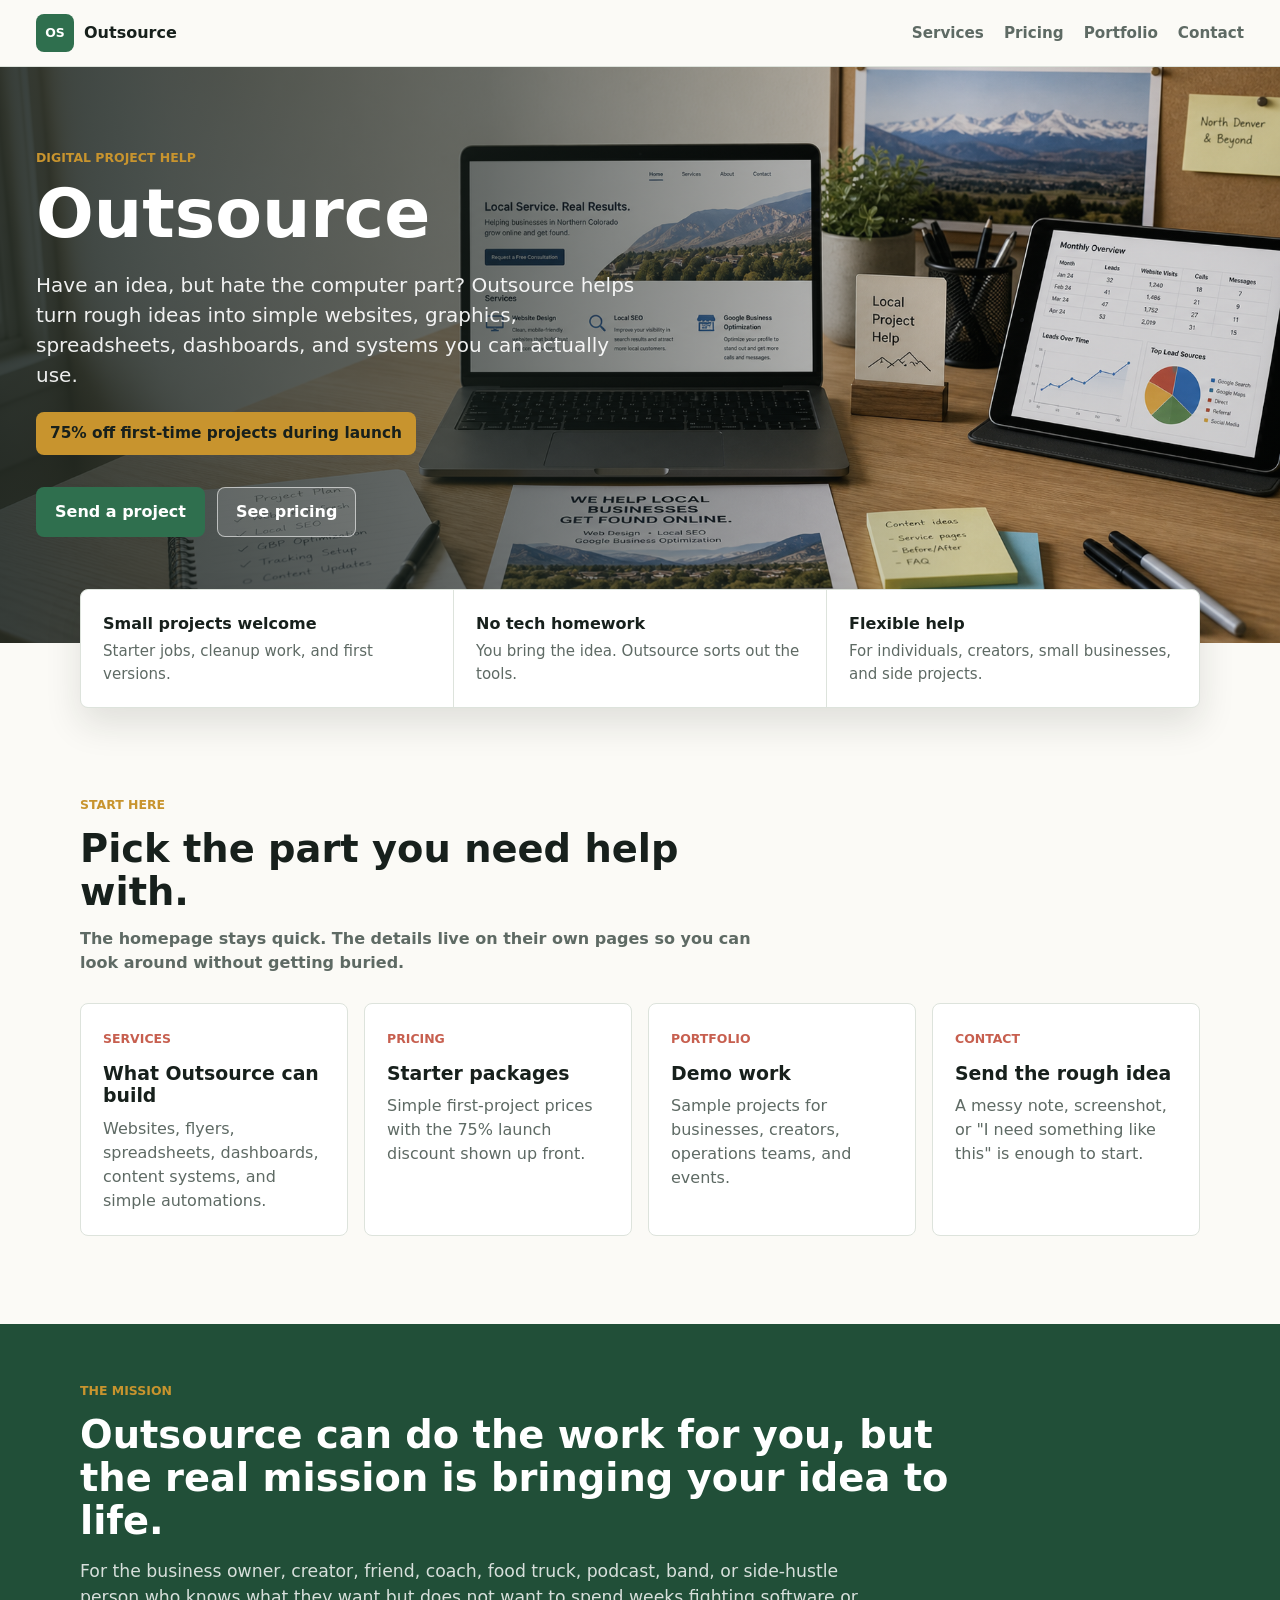
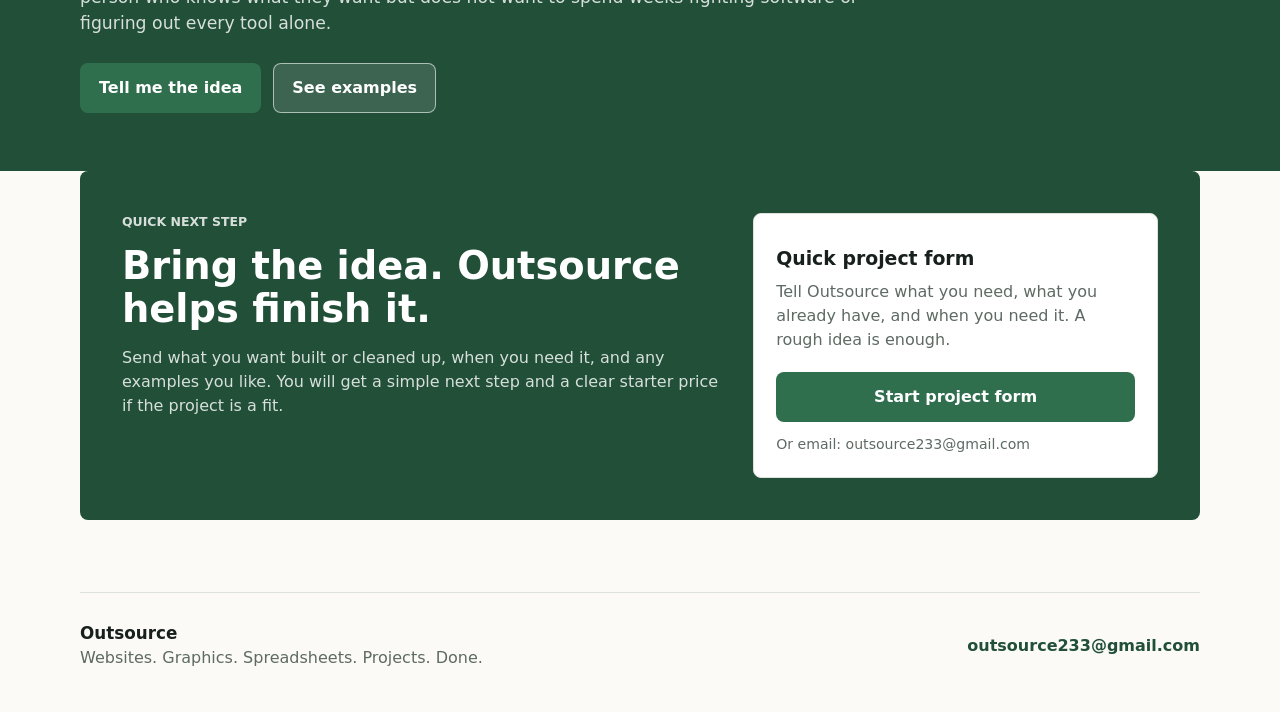
<file: index.html>
<!doctype html>
<html lang="en">
  <head>
    <meta charset="utf-8">
    <meta name="viewport" content="width=device-width, initial-scale=1">
    <title>Outsource | Digital Projects Done</title>
    <meta name="description" content="Have an idea but not the time to fight with programs, AI tools, or messy files? Outsource turns rough ideas into websites, graphics, spreadsheets, and systems.">
    <meta name="theme-color" content="#2f6f4e">
    <meta property="og:title" content="Outsource | Digital Projects Done">
    <meta property="og:description" content="Have an idea but not the time to fight with programs, AI tools, or messy files? Outsource helps turn rough ideas into finished digital projects.">
    <meta property="og:type" content="website">
    <meta property="og:image" content="assets/outsource-social.png">
    <meta name="twitter:card" content="summary_large_image">
    <meta name="twitter:title" content="Outsource | Digital Projects Done">
    <meta name="twitter:description" content="Have an idea but not the time to fight with programs, AI tools, or messy files? Outsource helps turn rough ideas into finished digital projects.">
    <meta name="twitter:image" content="assets/outsource-social.png">
    <link rel="icon" href="assets/outsource-icon.svg" type="image/svg+xml">
    <link rel="apple-touch-icon" href="assets/outsource-profile.png">
    <link rel="stylesheet" href="styles.css">
    <script type="application/ld+json">
      {
        "@context": "https://schema.org",
        "@type": "ProfessionalService",
        "@id": "#outsource",
        "name": "Outsource",
        "email": "outsource233@gmail.com",
        "description": "Websites, graphics, spreadsheets, content systems, and digital projects done for individuals, creators, and small businesses.",
        "serviceType": [
          "Website design",
          "Graphic design",
          "Spreadsheet cleanup",
          "Reporting dashboards",
          "Content systems",
          "Business automation"
        ]
      }
    </script>
  </head>
  <body>
    <header class="site-header">
      <a class="brand" href="index.html" aria-label="Outsource home">
        <span class="brand-mark">OS</span>
        <span>Outsource</span>
      </a>
      <nav aria-label="Primary navigation">
        <a href="services/index.html">Services</a>
        <a href="pricing/index.html">Pricing</a>
        <a href="portfolio/index.html">Portfolio</a>
        <a href="contact/index.html">Contact</a>
      </nav>
    </header>

    <main id="top">
      <section class="hero home-hero" aria-label="Outsource introduction">
        <div class="hero-content">
          <p class="eyebrow">Digital project help</p>
          <h1>Outsource</h1>
          <p class="hero-copy">Have an idea, but hate the computer part? Outsource helps turn rough ideas into simple websites, graphics, spreadsheets, dashboards, and systems you can actually use.</p>
          <p class="hero-offer">75% off first-time projects during launch</p>
          <div class="hero-actions" aria-label="Primary actions">
            <a class="button button-primary" href="contact/index.html">Send a project</a>
            <a class="button button-secondary" href="pricing/index.html">See pricing</a>
          </div>
        </div>
      </section>

      <section class="trust-strip" aria-label="Service highlights">
        <div>
          <strong>Small projects welcome</strong>
          <span>Starter jobs, cleanup work, and first versions.</span>
        </div>
        <div>
          <strong>No tech homework</strong>
          <span>You bring the idea. Outsource sorts out the tools.</span>
        </div>
        <div>
          <strong>Flexible help</strong>
          <span>For individuals, creators, small businesses, and side projects.</span>
        </div>
      </section>

      <section class="section">
        <div class="section-heading">
          <p class="eyebrow">Start here</p>
          <h2>Pick the part you need help with.</h2>
          <p class="section-intro">The homepage stays quick. The details live on their own pages so you can look around without getting buried.</p>
        </div>
        <div class="path-grid">
          <a class="path-card" href="services/index.html">
            <span>Services</span>
            <strong>What Outsource can build</strong>
            <p>Websites, flyers, spreadsheets, dashboards, content systems, and simple automations.</p>
          </a>
          <a class="path-card" href="pricing/index.html">
            <span>Pricing</span>
            <strong>Starter packages</strong>
            <p>Simple first-project prices with the 75% launch discount shown up front.</p>
          </a>
          <a class="path-card" href="portfolio/index.html">
            <span>Portfolio</span>
            <strong>Demo work</strong>
            <p>Sample projects for businesses, creators, operations teams, and events.</p>
          </a>
          <a class="path-card" href="contact/index.html">
            <span>Contact</span>
            <strong>Send the rough idea</strong>
            <p>A messy note, screenshot, or "I need something like this" is enough to start.</p>
          </a>
        </div>
      </section>

      <section class="mission-band" aria-label="Outsource mission">
        <div class="mission-band-inner">
          <p class="eyebrow">The mission</p>
          <h2>Outsource can do the work for you, but the real mission is bringing your idea to life.</h2>
          <p>For the business owner, creator, friend, coach, food truck, podcast, band, or side-hustle person who knows what they want but does not want to spend weeks fighting software or figuring out every tool alone.</p>
          <div class="mission-actions">
            <a class="button button-primary" href="contact/index.html">Tell me the idea</a>
            <a class="button button-secondary" href="portfolio/index.html">See examples</a>
          </div>
        </div>
      </section>

      <section class="contact-section home-contact">
        <div>
          <p class="eyebrow">Quick next step</p>
          <h2>Bring the idea. Outsource helps finish it.</h2>
          <p>Send what you want built or cleaned up, when you need it, and any examples you like. You will get a simple next step and a clear starter price if the project is a fit.</p>
        </div>
        <div class="contact-panel">
          <h3>Quick project form</h3>
          <p>Tell Outsource what you need, what you already have, and when you need it. A rough idea is enough.</p>
          <a class="button button-primary full" href="https://docs.google.com/forms/d/e/1FAIpQLSdUVVWrfoqcE_iEFaWk0UllznIWQThJjaFX9s45HsVnhD7QbQ/viewform" target="_blank" rel="noopener">Start project form</a>
          <p class="small-note">Or email: outsource233@gmail.com</p>
        </div>
      </section>
    </main>

    <footer class="site-footer">
      <div>
        <strong>Outsource</strong>
        <span>Websites. Graphics. Spreadsheets. Projects. Done.</span>
      </div>
      <a href="mailto:outsource233@gmail.com">outsource233@gmail.com</a>
    </footer>
  </body>
</html>
</file>
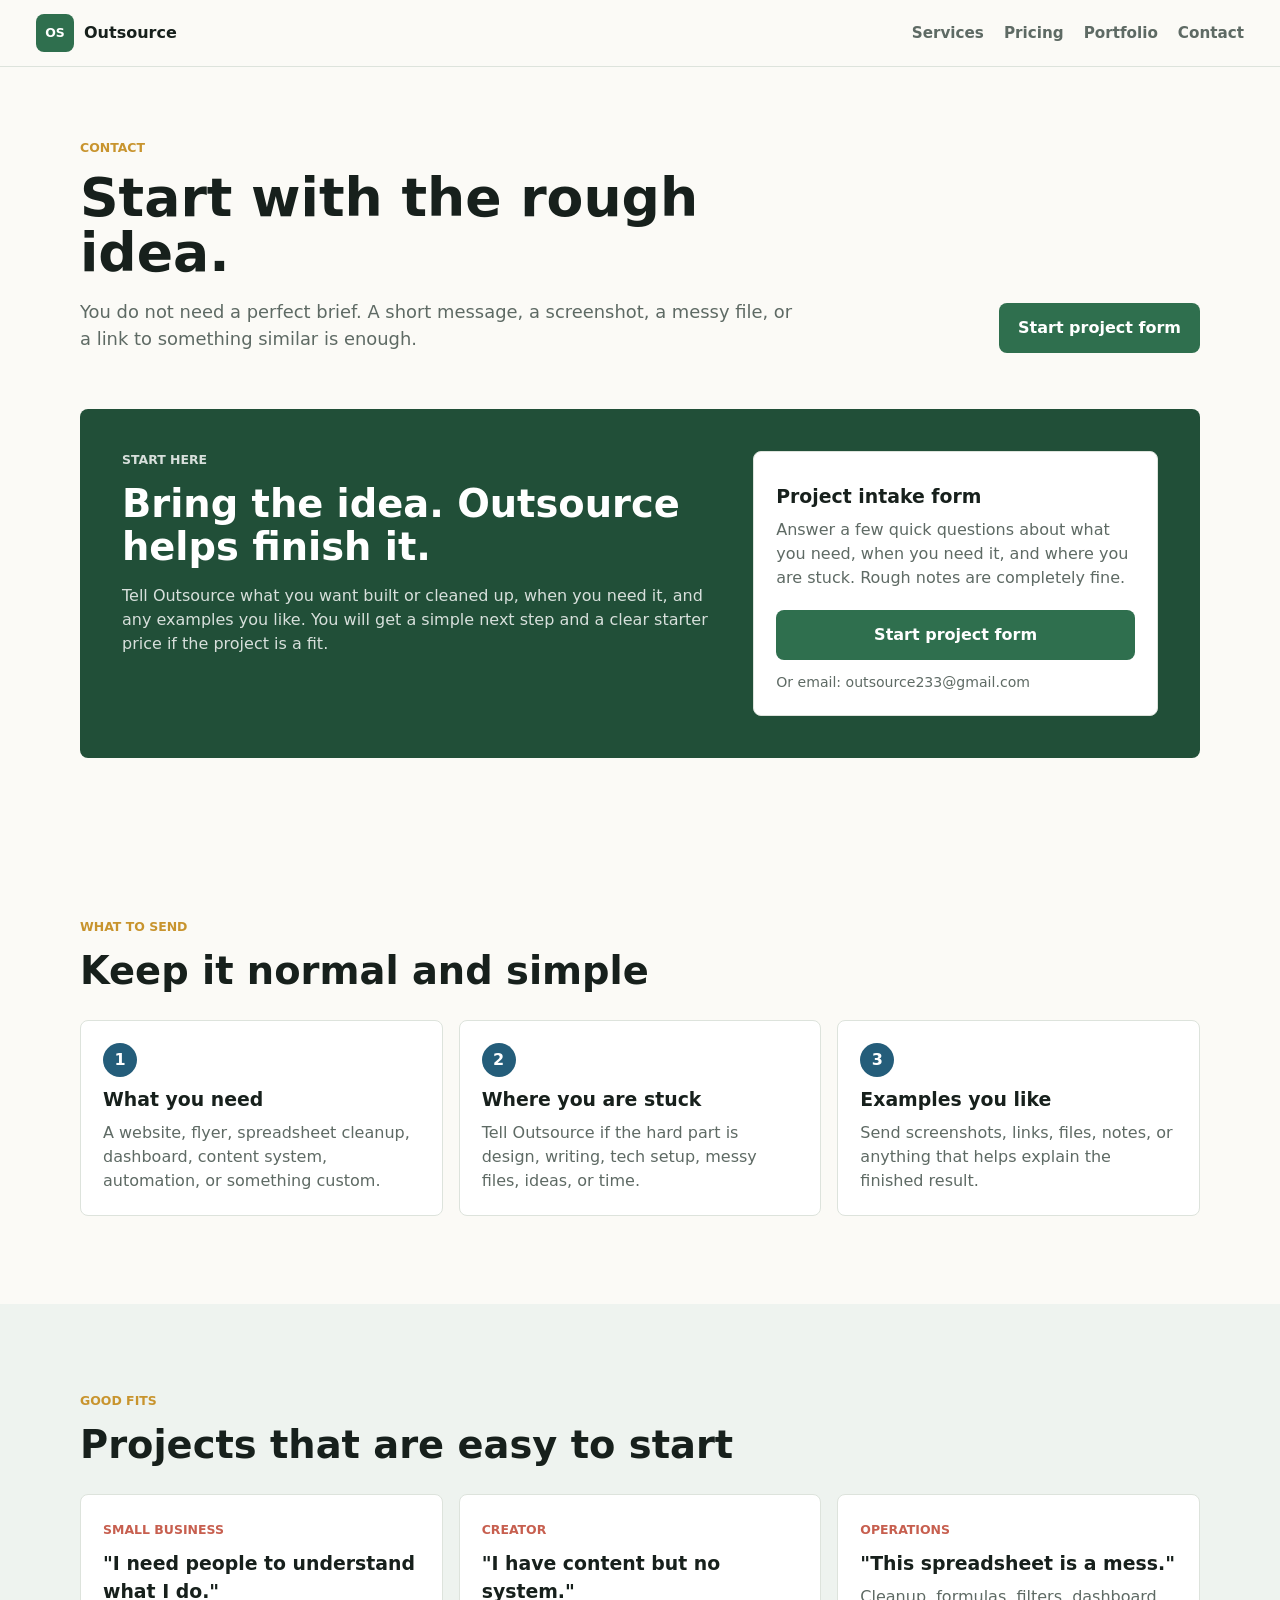
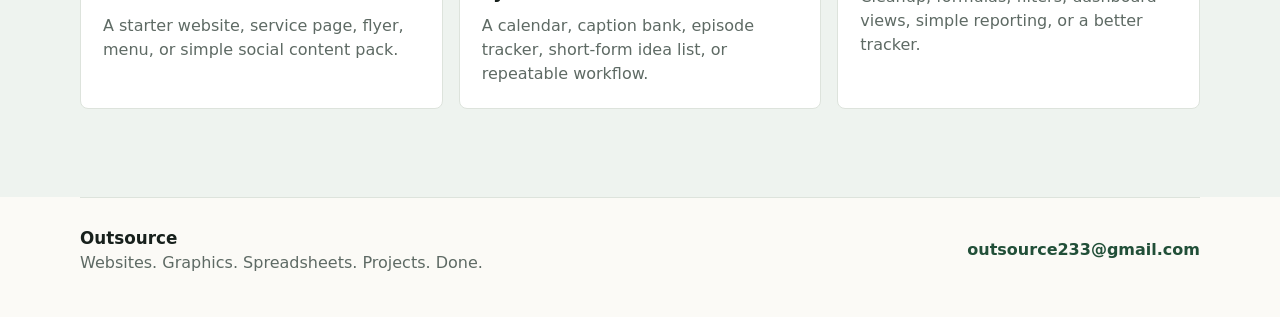
<file: contact/index.html>
<!doctype html>
<html lang="en">
  <head>
    <meta charset="utf-8">
    <meta name="viewport" content="width=device-width, initial-scale=1">
    <title>Contact | Outsource</title>
    <meta name="description" content="Contact Outsource to start a simple website, graphic, spreadsheet, dashboard, content system, or automation project.">
    <meta name="theme-color" content="#2f6f4e">
    <meta property="og:title" content="Contact | Outsource">
    <meta property="og:description" content="Send the rough idea and Outsource will help shape it into a clear first project.">
    <meta property="og:type" content="website">
    <meta property="og:image" content="../assets/outsource-social.png">
    <meta name="twitter:card" content="summary_large_image">
    <meta name="twitter:title" content="Contact | Outsource">
    <meta name="twitter:description" content="Send the rough idea and Outsource will help shape it into a clear first project.">
    <meta name="twitter:image" content="../assets/outsource-social.png">
    <link rel="icon" href="../assets/outsource-icon.svg" type="image/svg+xml">
    <link rel="apple-touch-icon" href="../assets/outsource-profile.png">
    <link rel="stylesheet" href="../styles.css">
  </head>
  <body>
    <header class="site-header">
      <a class="brand" href="../index.html" aria-label="Outsource home">
        <span class="brand-mark">OS</span>
        <span>Outsource</span>
      </a>
      <nav aria-label="Primary navigation">
        <a href="../services/index.html">Services</a>
        <a href="../pricing/index.html">Pricing</a>
        <a href="../portfolio/index.html">Portfolio</a>
        <a href="../contact/index.html">Contact</a>
      </nav>
    </header>

    <main>
      <section class="portfolio-hero page-hero">
        <div>
          <p class="eyebrow">Contact</p>
          <h1>Start with the rough idea.</h1>
          <p>You do not need a perfect brief. A short message, a screenshot, a messy file, or a link to something similar is enough.</p>
        </div>
        <a class="button button-primary" href="https://docs.google.com/forms/d/e/1FAIpQLSdUVVWrfoqcE_iEFaWk0UllznIWQThJjaFX9s45HsVnhD7QbQ/viewform" target="_blank" rel="noopener">Start project form</a>
      </section>

      <section class="contact-section">
        <div>
          <p class="eyebrow">Start here</p>
          <h2>Bring the idea. Outsource helps finish it.</h2>
          <p>Tell Outsource what you want built or cleaned up, when you need it, and any examples you like. You will get a simple next step and a clear starter price if the project is a fit.</p>
        </div>
        <div class="contact-panel">
          <h3>Project intake form</h3>
          <p>Answer a few quick questions about what you need, when you need it, and where you are stuck. Rough notes are completely fine.</p>
          <a class="button button-primary full" href="https://docs.google.com/forms/d/e/1FAIpQLSdUVVWrfoqcE_iEFaWk0UllznIWQThJjaFX9s45HsVnhD7QbQ/viewform" target="_blank" rel="noopener">Start project form</a>
          <p class="small-note">Or email: outsource233@gmail.com</p>
        </div>
      </section>

      <section class="section">
        <div class="section-heading">
          <p class="eyebrow">What to send</p>
          <h2>Keep it normal and simple</h2>
        </div>
        <div class="process-grid">
          <div>
            <span>1</span>
            <h3>What you need</h3>
            <p>A website, flyer, spreadsheet cleanup, dashboard, content system, automation, or something custom.</p>
          </div>
          <div>
            <span>2</span>
            <h3>Where you are stuck</h3>
            <p>Tell Outsource if the hard part is design, writing, tech setup, messy files, ideas, or time.</p>
          </div>
          <div>
            <span>3</span>
            <h3>Examples you like</h3>
            <p>Send screenshots, links, files, notes, or anything that helps explain the finished result.</p>
          </div>
        </div>
      </section>

      <section class="section section-alt">
        <div class="section-heading">
          <p class="eyebrow">Good fits</p>
          <h2>Projects that are easy to start</h2>
        </div>
        <div class="detail-grid">
          <article class="service-card">
            <span class="service-kicker">Small business</span>
            <h3>"I need people to understand what I do."</h3>
            <p>A starter website, service page, flyer, menu, or simple social content pack.</p>
          </article>
          <article class="service-card">
            <span class="service-kicker">Creator</span>
            <h3>"I have content but no system."</h3>
            <p>A calendar, caption bank, episode tracker, short-form idea list, or repeatable workflow.</p>
          </article>
          <article class="service-card">
            <span class="service-kicker">Operations</span>
            <h3>"This spreadsheet is a mess."</h3>
            <p>Cleanup, formulas, filters, dashboard views, simple reporting, or a better tracker.</p>
          </article>
        </div>
      </section>
    </main>

    <footer class="site-footer">
      <div>
        <strong>Outsource</strong>
        <span>Websites. Graphics. Spreadsheets. Projects. Done.</span>
      </div>
      <a href="mailto:outsource233@gmail.com">outsource233@gmail.com</a>
    </footer>
  </body>
</html>
</file>
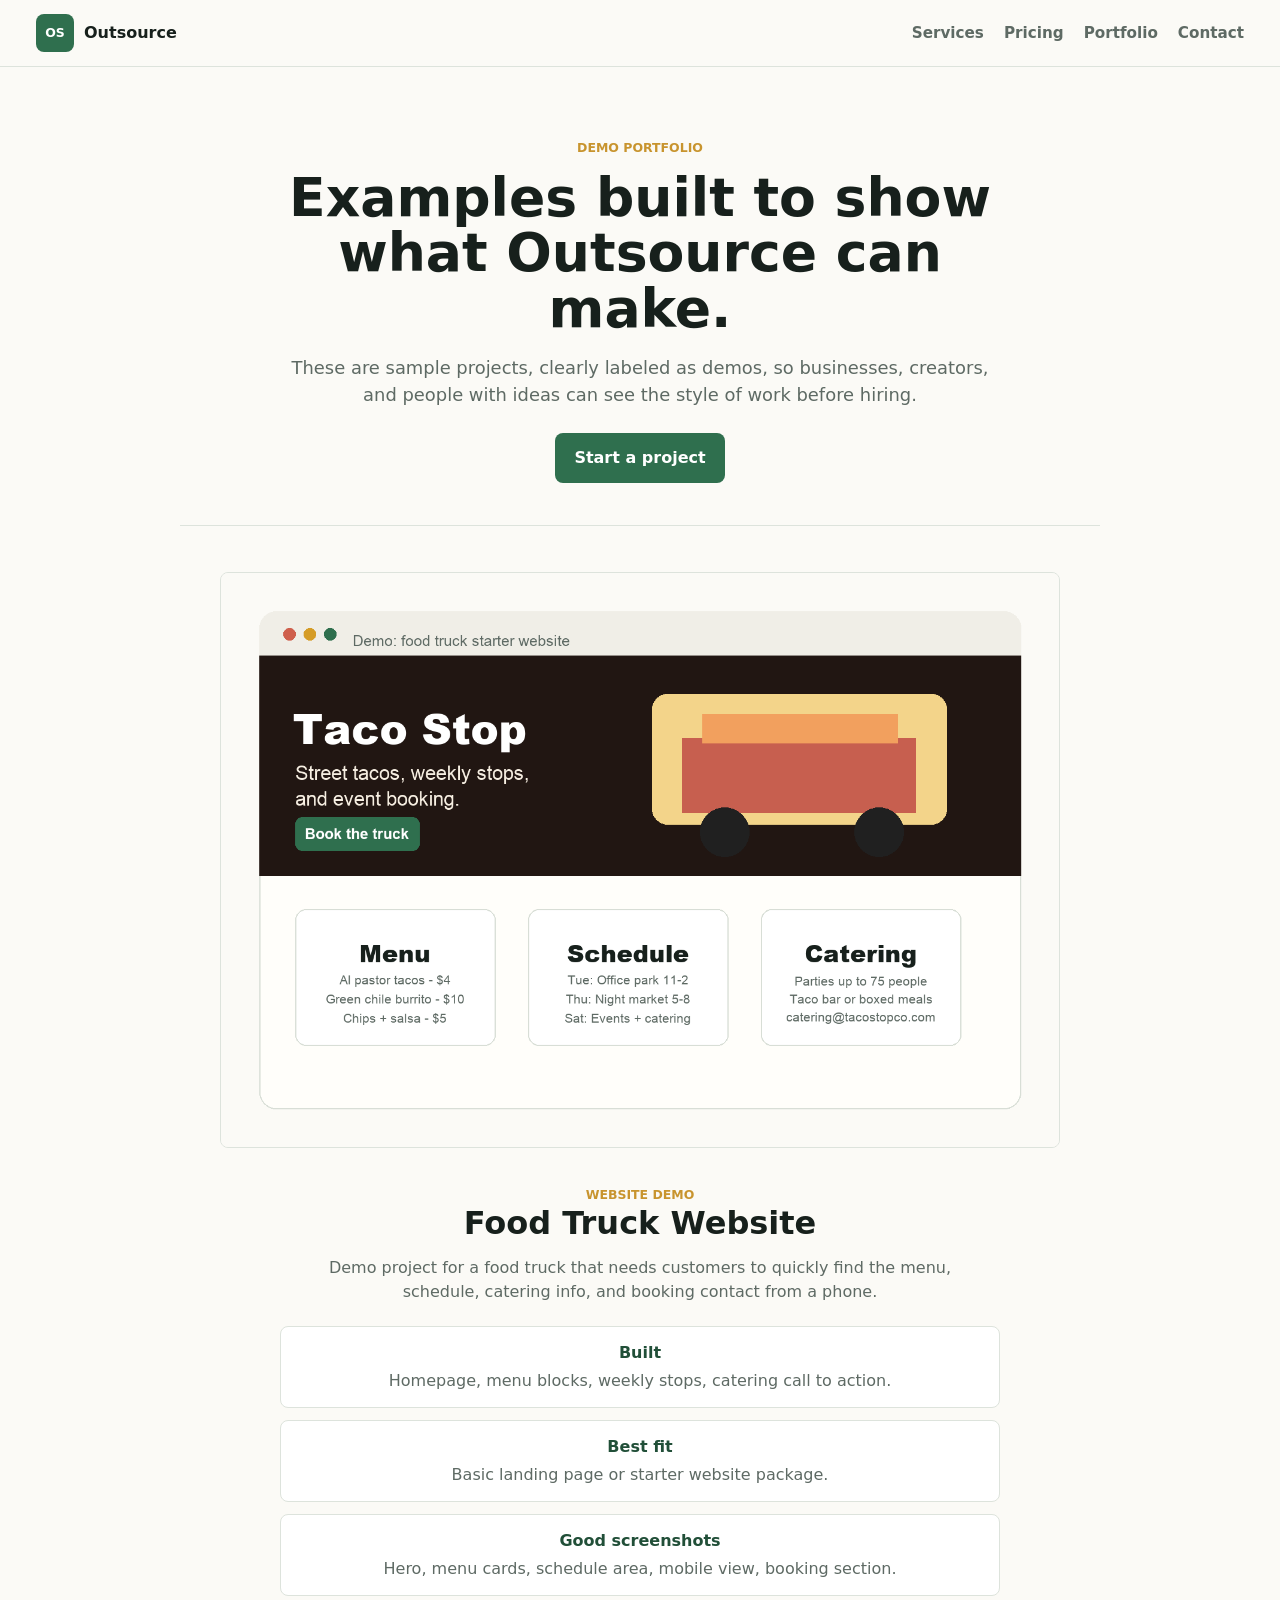
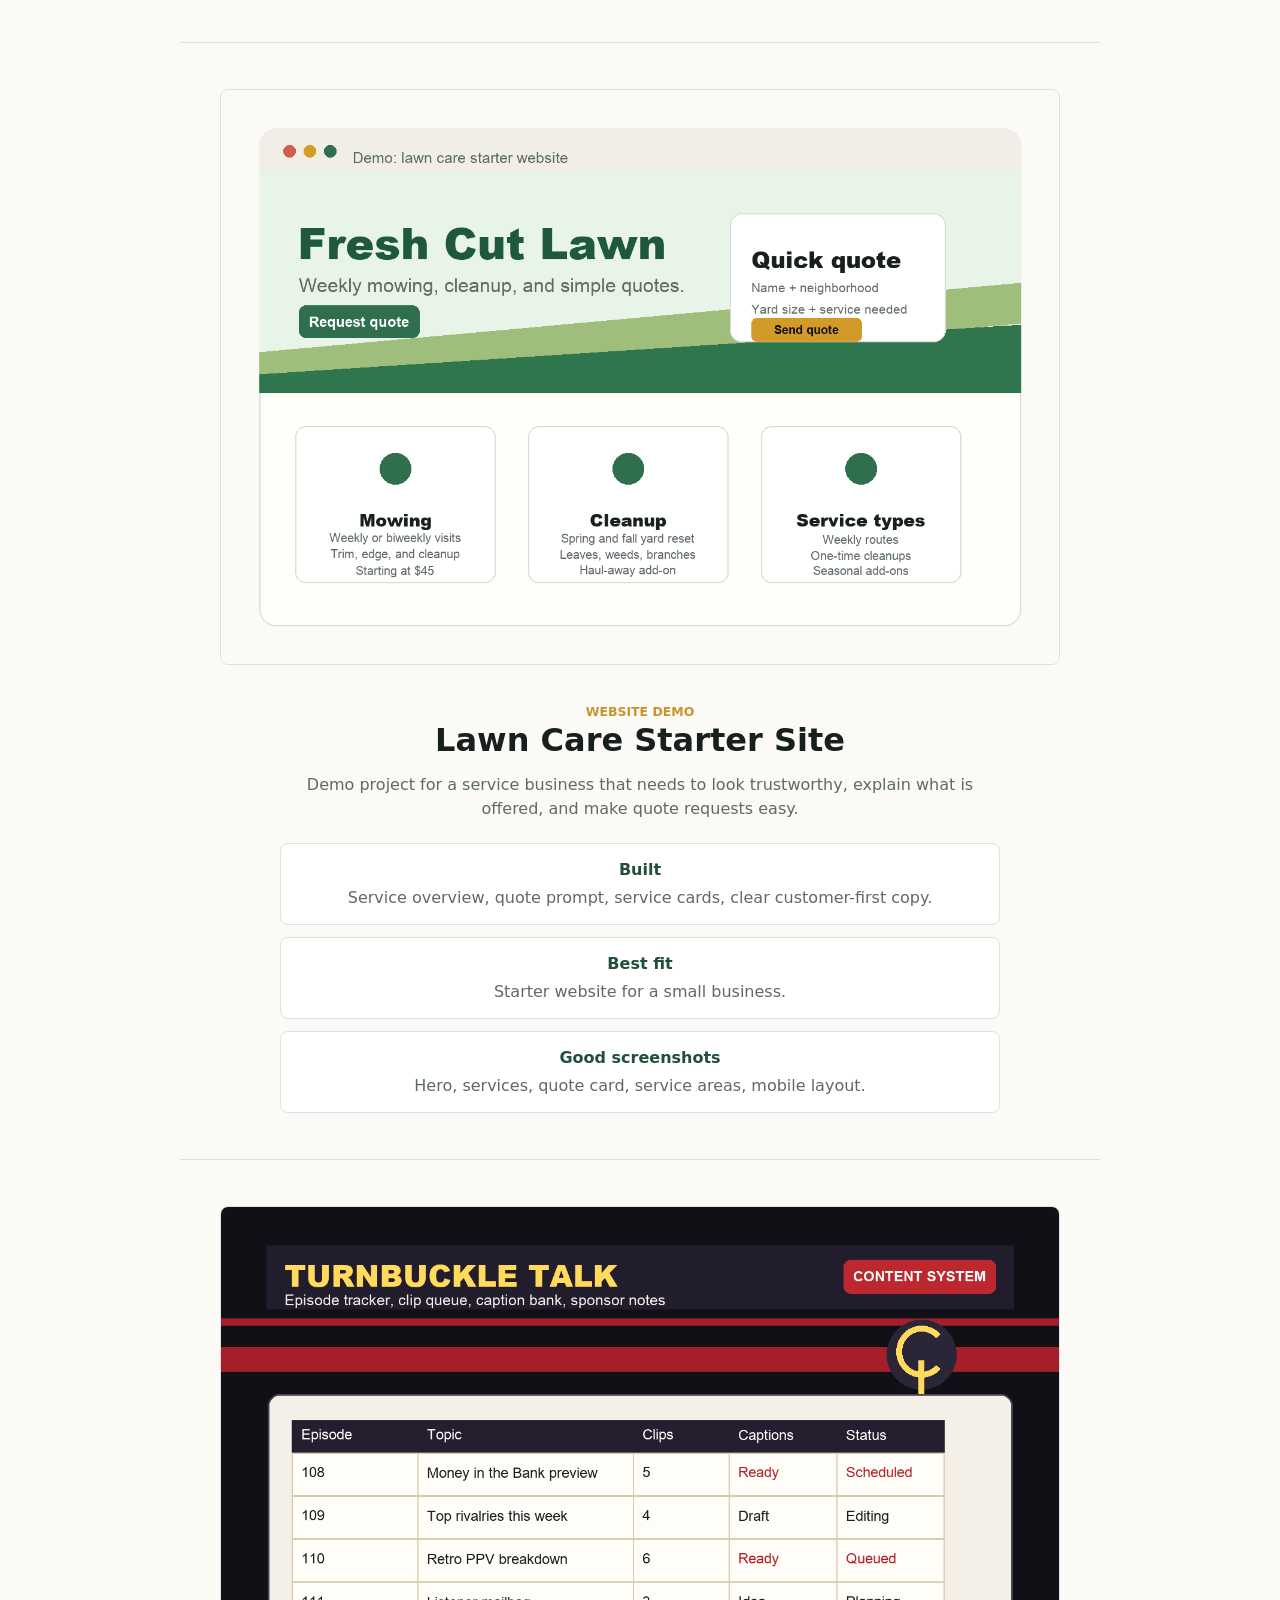
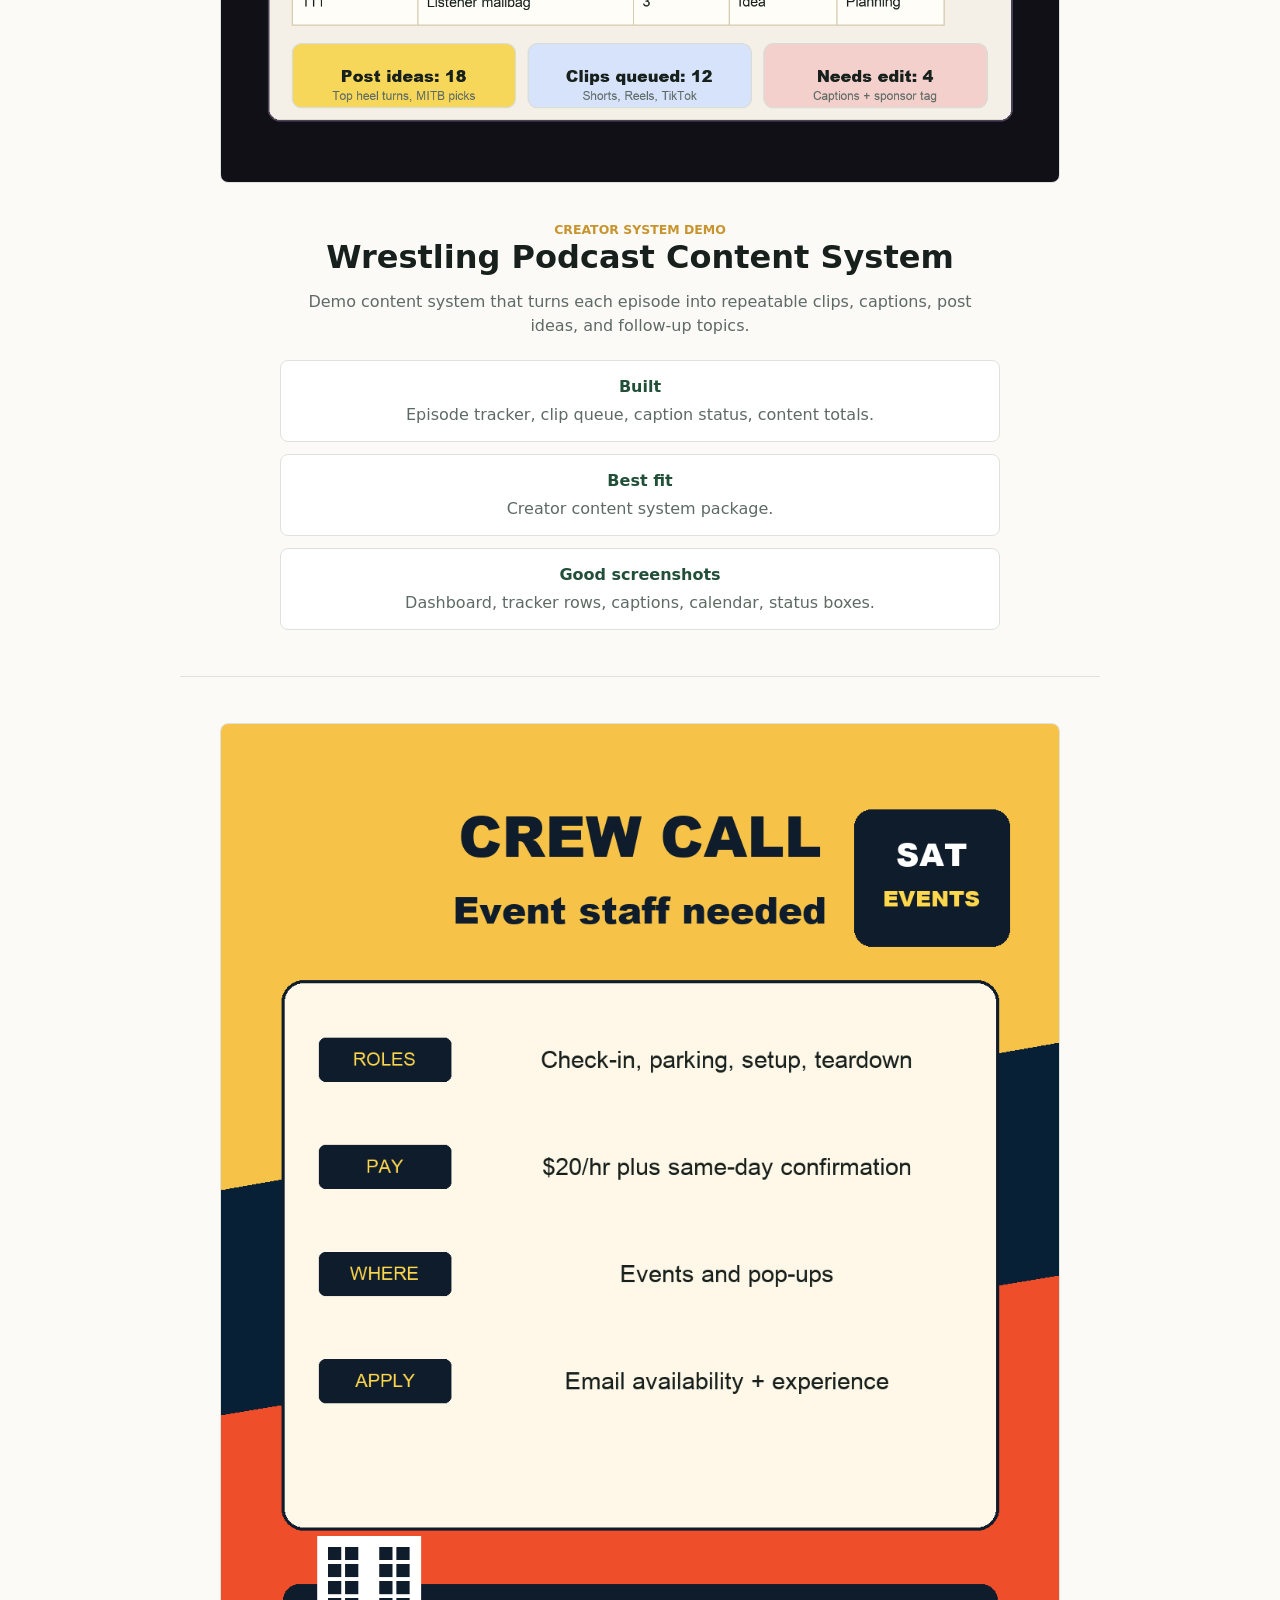
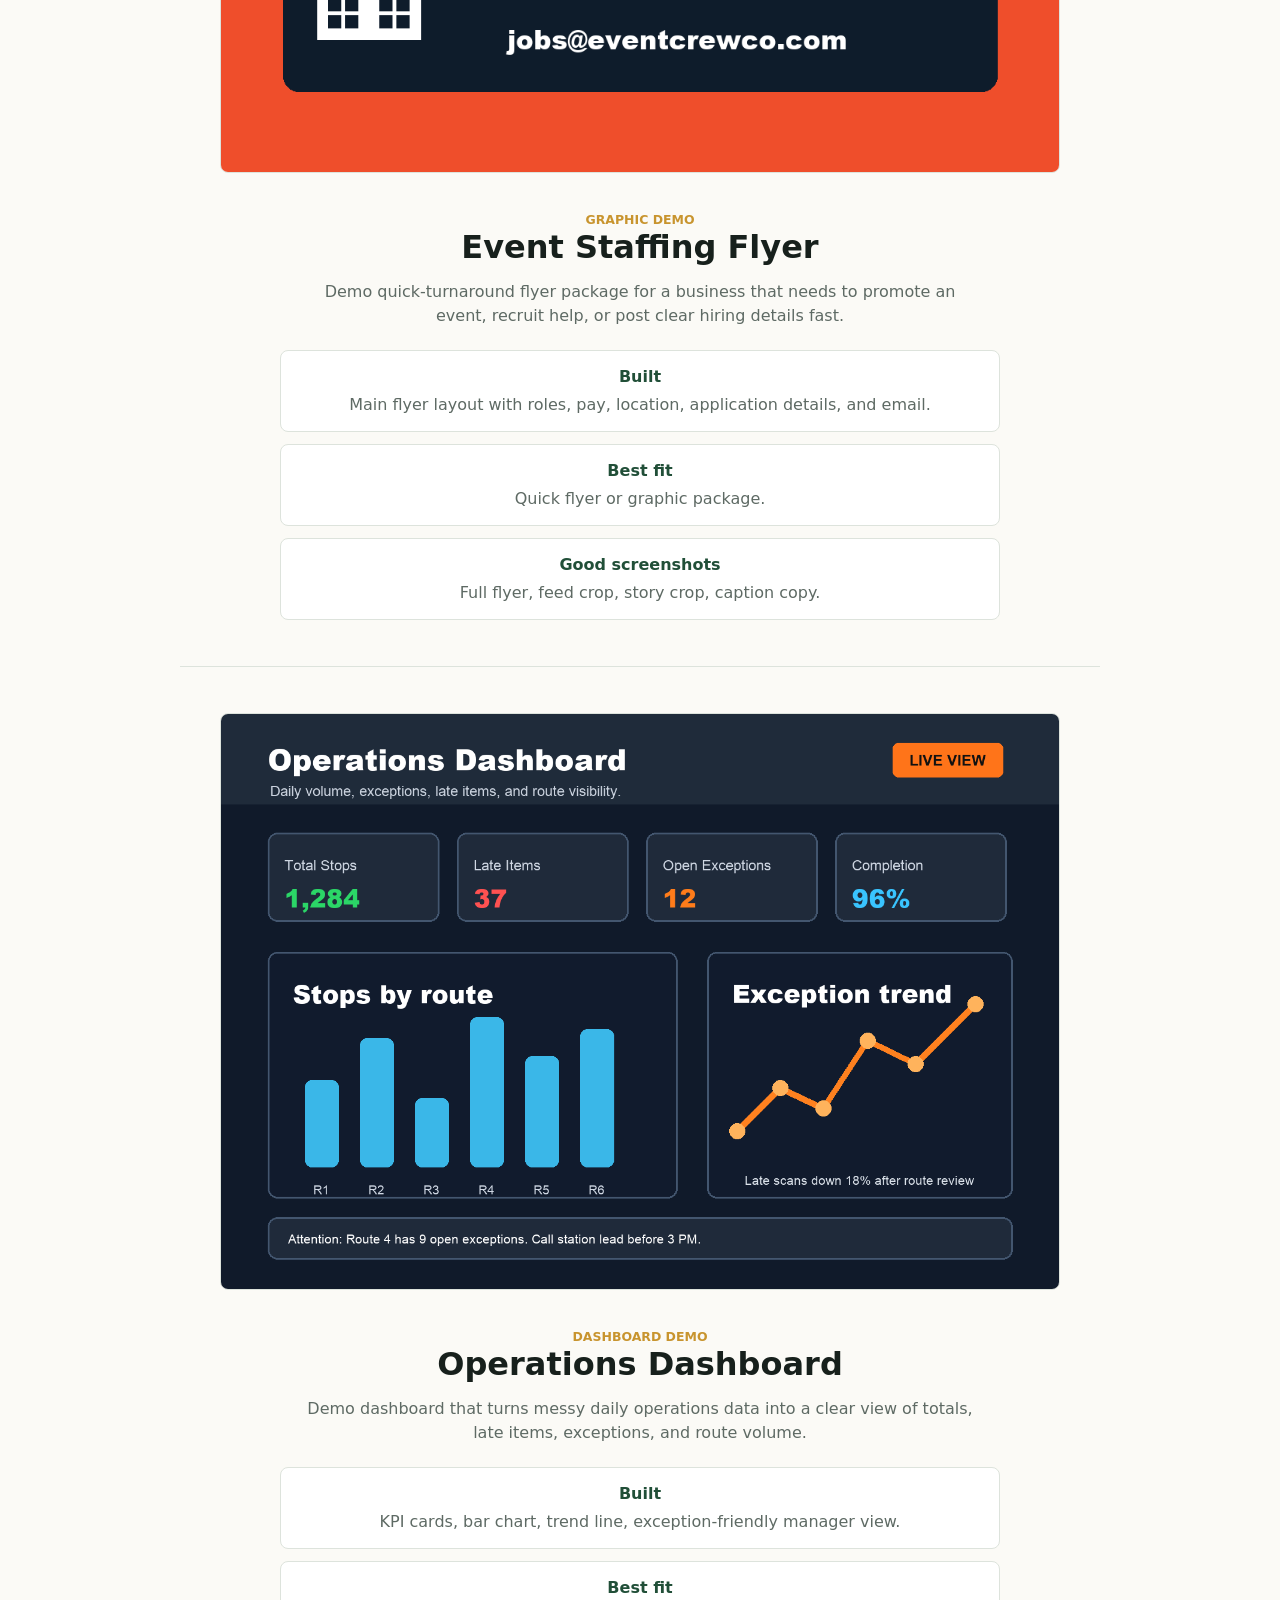
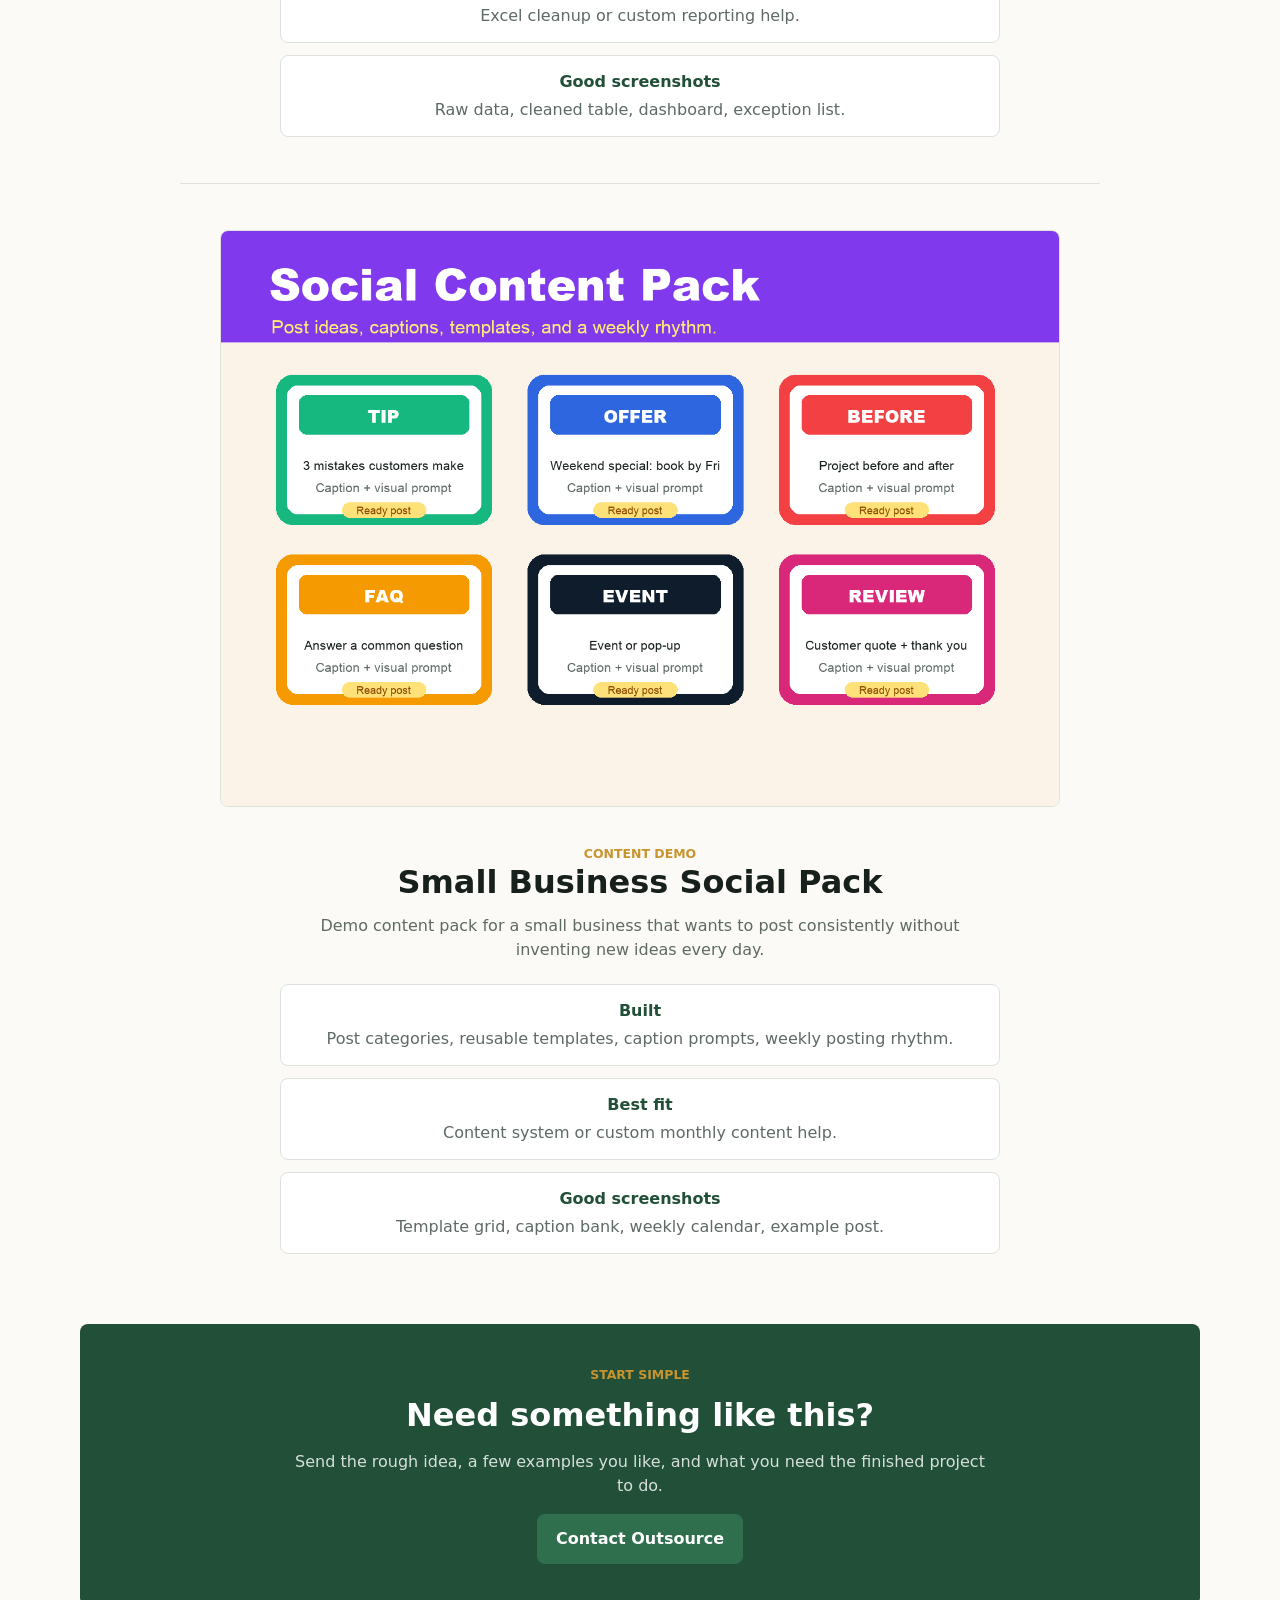
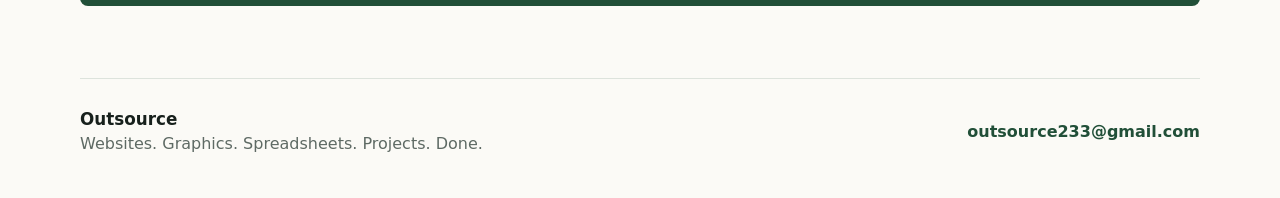
<file: portfolio/index.html>
<!doctype html>
<html lang="en">
  <head>
    <meta charset="utf-8">
    <meta name="viewport" content="width=device-width, initial-scale=1">
    <title>Demo Portfolio | Outsource</title>
    <meta name="description" content="Demo portfolio examples for Outsource: websites, graphics, dashboards, and content systems for businesses, creators, and people with ideas.">
    <meta name="theme-color" content="#2f6f4e">
    <meta property="og:title" content="Demo Portfolio | Outsource">
    <meta property="og:description" content="Finished-looking demo projects for websites, graphics, dashboards, and content systems.">
    <meta property="og:type" content="website">
    <meta property="og:image" content="../assets/outsource-social.png">
    <meta name="twitter:card" content="summary_large_image">
    <meta name="twitter:title" content="Demo Portfolio | Outsource">
    <meta name="twitter:description" content="Finished-looking demo projects for websites, graphics, dashboards, and content systems.">
    <meta name="twitter:image" content="../assets/outsource-social.png">
    <link rel="icon" href="../assets/outsource-icon.svg" type="image/svg+xml">
    <link rel="apple-touch-icon" href="../assets/outsource-profile.png">
    <link rel="stylesheet" href="../styles.css">
  </head>
  <body>
    <header class="site-header">
      <a class="brand" href="../index.html" aria-label="Outsource home">
        <span class="brand-mark">OS</span>
        <span>Outsource</span>
      </a>
      <nav aria-label="Primary navigation">
        <a href="../services/index.html">Services</a>
        <a href="../pricing/index.html">Pricing</a>
        <a href="../portfolio/index.html">Portfolio</a>
        <a href="../contact/index.html">Contact</a>
      </nav>
    </header>

    <main class="portfolio-page">
      <section class="portfolio-hero">
        <div>
          <p class="eyebrow">Demo portfolio</p>
          <h1>Examples built to show what Outsource can make.</h1>
          <p>These are sample projects, clearly labeled as demos, so businesses, creators, and people with ideas can see the style of work before hiring.</p>
        </div>
        <a class="button button-primary" href="../contact/index.html">Start a project</a>
      </section>

      <section class="case-study" id="food-truck">
        <img src="../assets/portfolio/food-truck-website.png" alt="Food truck website demo for Taco Stop">
        <div>
          <p class="eyebrow">Website demo</p>
          <h2>Food Truck Website</h2>
          <p>Demo project for a food truck that needs customers to quickly find the menu, schedule, catering info, and booking contact from a phone.</p>
          <dl>
            <div><dt>Built</dt><dd>Homepage, menu blocks, weekly stops, catering call to action.</dd></div>
            <div><dt>Best fit</dt><dd>Basic landing page or starter website package.</dd></div>
            <div><dt>Good screenshots</dt><dd>Hero, menu cards, schedule area, mobile view, booking section.</dd></div>
          </dl>
        </div>
      </section>

      <section class="case-study" id="lawn-care">
        <img src="../assets/portfolio/lawn-care-website.png" alt="Lawn care starter website demo">
        <div>
          <p class="eyebrow">Website demo</p>
          <h2>Lawn Care Starter Site</h2>
          <p>Demo project for a service business that needs to look trustworthy, explain what is offered, and make quote requests easy.</p>
          <dl>
            <div><dt>Built</dt><dd>Service overview, quote prompt, service cards, clear customer-first copy.</dd></div>
            <div><dt>Best fit</dt><dd>Starter website for a small business.</dd></div>
            <div><dt>Good screenshots</dt><dd>Hero, services, quote card, service areas, mobile layout.</dd></div>
          </dl>
        </div>
      </section>

      <section class="case-study" id="wrestling-system">
        <img src="../assets/portfolio/wrestling-content-system.png" alt="Wrestling podcast content system demo">
        <div>
          <p class="eyebrow">Creator system demo</p>
          <h2>Wrestling Podcast Content System</h2>
          <p>Demo content system that turns each episode into repeatable clips, captions, post ideas, and follow-up topics.</p>
          <dl>
            <div><dt>Built</dt><dd>Episode tracker, clip queue, caption status, content totals.</dd></div>
            <div><dt>Best fit</dt><dd>Creator content system package.</dd></div>
            <div><dt>Good screenshots</dt><dd>Dashboard, tracker rows, captions, calendar, status boxes.</dd></div>
          </dl>
        </div>
      </section>

      <section class="case-study" id="event-flyer">
        <img src="../assets/portfolio/event-staffing-flyer.png" alt="Event staffing flyer demo">
        <div>
          <p class="eyebrow">Graphic demo</p>
          <h2>Event Staffing Flyer</h2>
          <p>Demo quick-turnaround flyer package for a business that needs to promote an event, recruit help, or post clear hiring details fast.</p>
          <dl>
            <div><dt>Built</dt><dd>Main flyer layout with roles, pay, location, application details, and email.</dd></div>
            <div><dt>Best fit</dt><dd>Quick flyer or graphic package.</dd></div>
            <div><dt>Good screenshots</dt><dd>Full flyer, feed crop, story crop, caption copy.</dd></div>
          </dl>
        </div>
      </section>

      <section class="case-study" id="operations-dashboard">
        <img src="../assets/portfolio/operations-dashboard.png" alt="Operations dashboard demo">
        <div>
          <p class="eyebrow">Dashboard demo</p>
          <h2>Operations Dashboard</h2>
          <p>Demo dashboard that turns messy daily operations data into a clear view of totals, late items, exceptions, and route volume.</p>
          <dl>
            <div><dt>Built</dt><dd>KPI cards, bar chart, trend line, exception-friendly manager view.</dd></div>
            <div><dt>Best fit</dt><dd>Excel cleanup or custom reporting help.</dd></div>
            <div><dt>Good screenshots</dt><dd>Raw data, cleaned table, dashboard, exception list.</dd></div>
          </dl>
        </div>
      </section>

      <section class="case-study" id="social-pack">
        <img src="../assets/portfolio/social-content-pack.png" alt="Small business social content pack demo">
        <div>
          <p class="eyebrow">Content demo</p>
          <h2>Small Business Social Pack</h2>
          <p>Demo content pack for a small business that wants to post consistently without inventing new ideas every day.</p>
          <dl>
            <div><dt>Built</dt><dd>Post categories, reusable templates, caption prompts, weekly posting rhythm.</dd></div>
            <div><dt>Best fit</dt><dd>Content system or custom monthly content help.</dd></div>
            <div><dt>Good screenshots</dt><dd>Template grid, caption bank, weekly calendar, example post.</dd></div>
          </dl>
        </div>
      </section>

      <section class="portfolio-close">
        <p class="eyebrow">Start simple</p>
        <h2>Need something like this?</h2>
        <p>Send the rough idea, a few examples you like, and what you need the finished project to do.</p>
        <a class="button button-primary" href="../contact/index.html">Contact Outsource</a>
      </section>
    </main>

    <footer class="site-footer">
      <div>
        <strong>Outsource</strong>
        <span>Websites. Graphics. Spreadsheets. Projects. Done.</span>
      </div>
      <a href="mailto:outsource233@gmail.com">outsource233@gmail.com</a>
    </footer>
  </body>
</html>
</file>
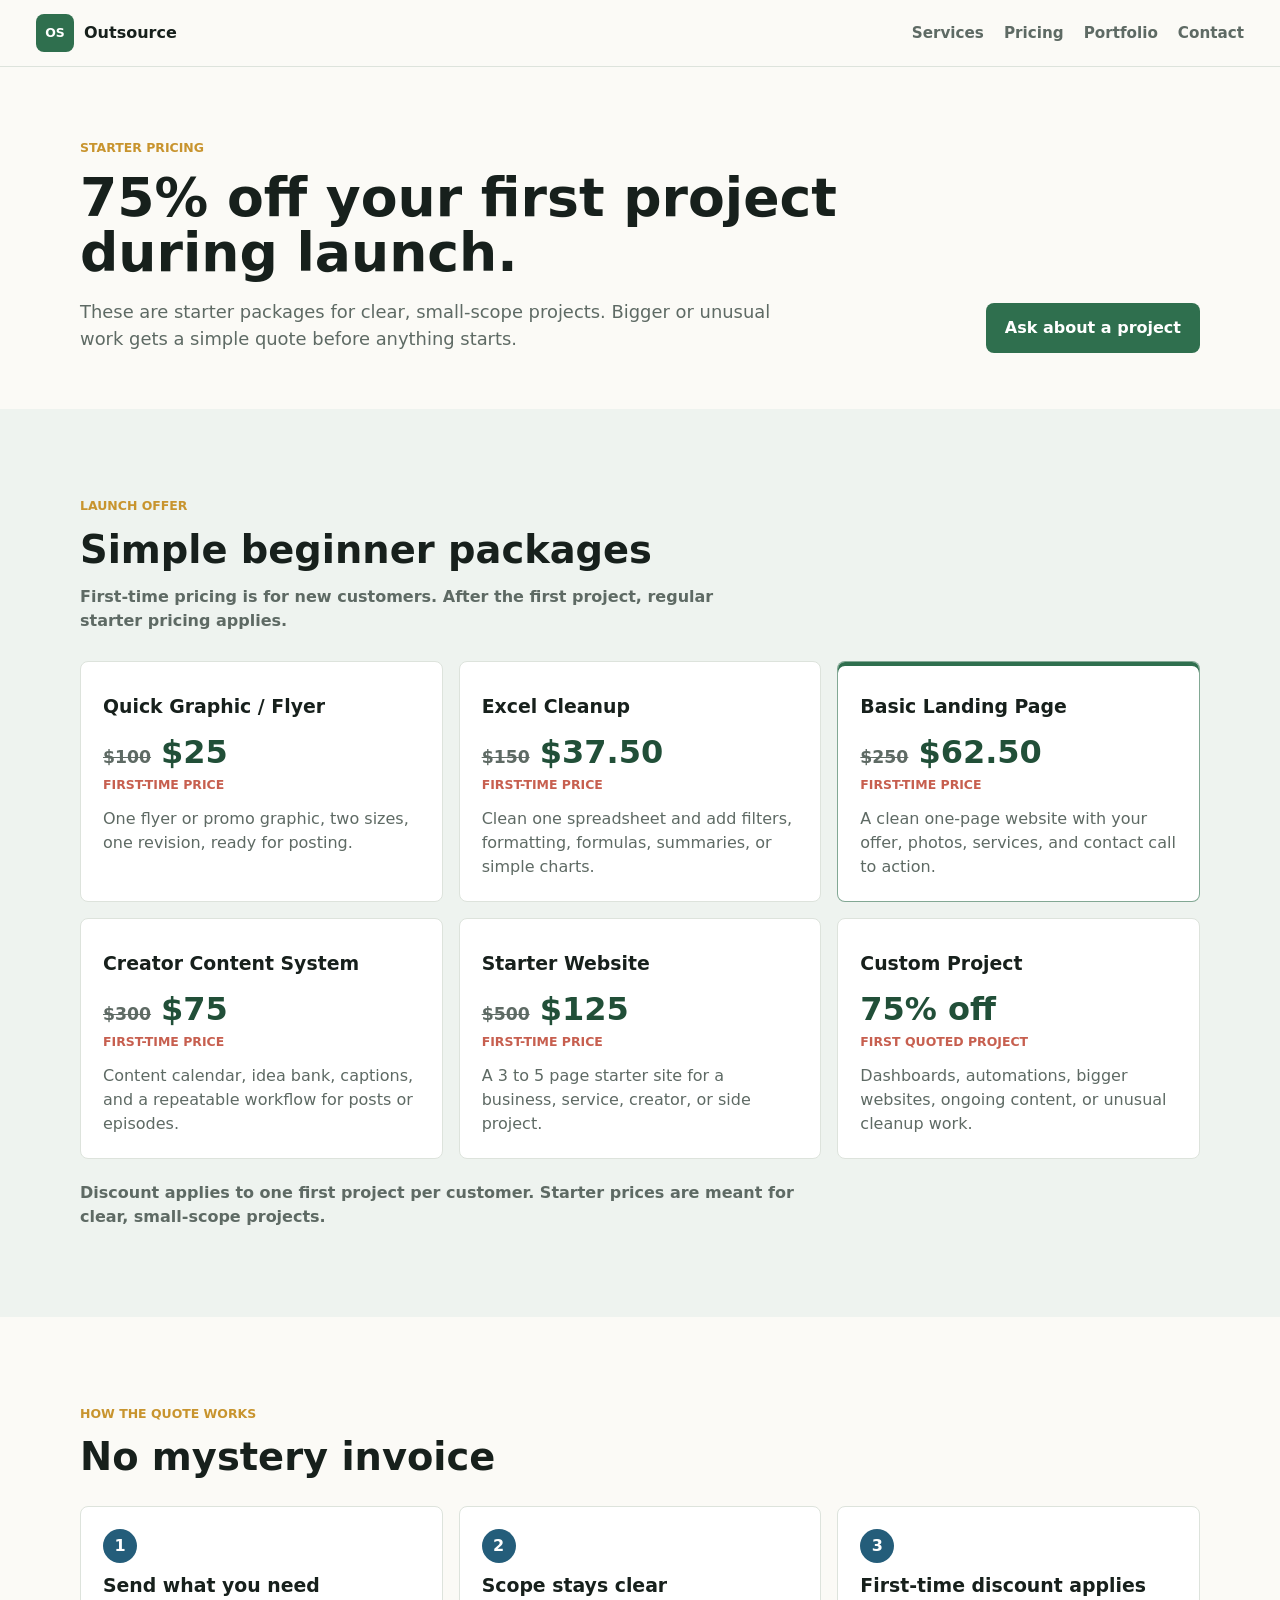
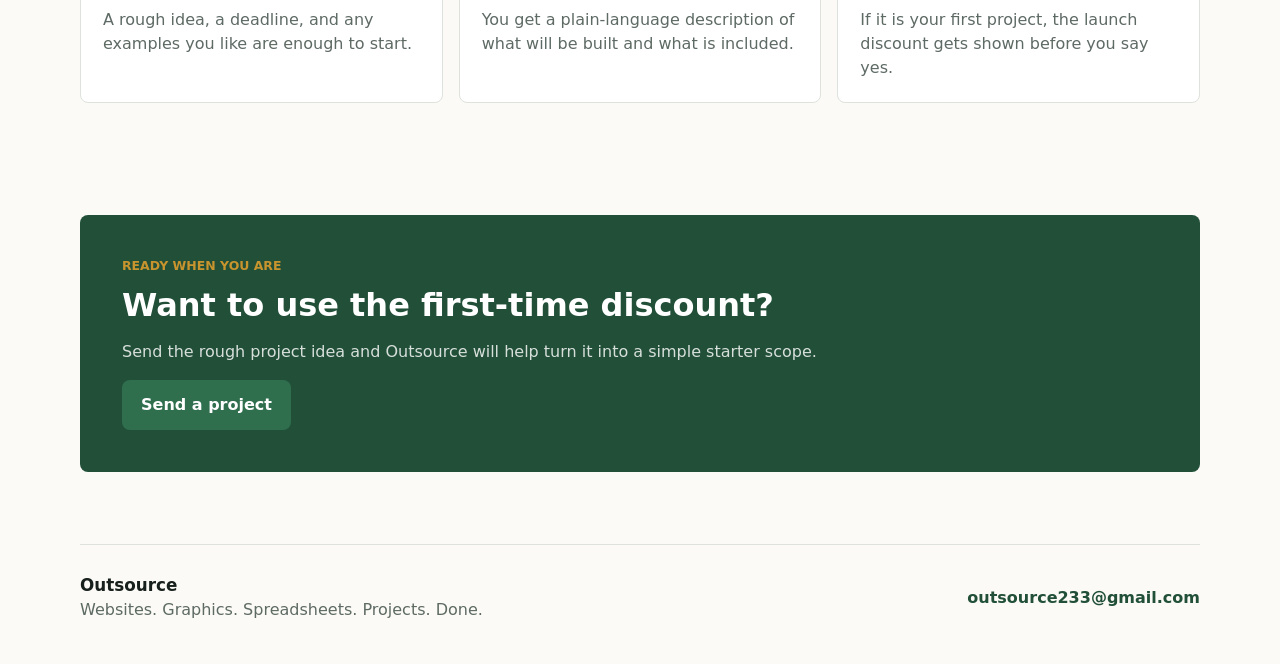
<file: pricing/index.html>
<!doctype html>
<html lang="en">
  <head>
    <meta charset="utf-8">
    <meta name="viewport" content="width=device-width, initial-scale=1">
    <title>Pricing | Outsource</title>
    <meta name="description" content="Starter pricing for Outsource services, including a 75% first-time launch discount for new customers.">
    <meta name="theme-color" content="#2f6f4e">
    <meta property="og:title" content="Pricing | Outsource">
    <meta property="og:description" content="Simple starter packages for websites, graphics, Excel help, content systems, and custom digital projects.">
    <meta property="og:type" content="website">
    <meta property="og:image" content="../assets/outsource-social.png">
    <meta name="twitter:card" content="summary_large_image">
    <meta name="twitter:title" content="Pricing | Outsource">
    <meta name="twitter:description" content="Simple starter packages with a 75% first-time launch discount.">
    <meta name="twitter:image" content="../assets/outsource-social.png">
    <link rel="icon" href="../assets/outsource-icon.svg" type="image/svg+xml">
    <link rel="apple-touch-icon" href="../assets/outsource-profile.png">
    <link rel="stylesheet" href="../styles.css">
  </head>
  <body>
    <header class="site-header">
      <a class="brand" href="../index.html" aria-label="Outsource home">
        <span class="brand-mark">OS</span>
        <span>Outsource</span>
      </a>
      <nav aria-label="Primary navigation">
        <a href="../services/index.html">Services</a>
        <a href="../pricing/index.html">Pricing</a>
        <a href="../portfolio/index.html">Portfolio</a>
        <a href="../contact/index.html">Contact</a>
      </nav>
    </header>

    <main>
      <section class="portfolio-hero page-hero">
        <div>
          <p class="eyebrow">Starter pricing</p>
          <h1>75% off your first project during launch.</h1>
          <p>These are starter packages for clear, small-scope projects. Bigger or unusual work gets a simple quote before anything starts.</p>
        </div>
        <a class="button button-primary" href="../contact/index.html">Ask about a project</a>
      </section>

      <section class="section section-alt">
        <div class="section-heading">
          <p class="eyebrow">Launch offer</p>
          <h2>Simple beginner packages</h2>
          <p class="section-intro">First-time pricing is for new customers. After the first project, regular starter pricing applies.</p>
        </div>
        <div class="package-grid">
          <article class="package-card">
            <h3>Quick Graphic / Flyer</h3>
            <p class="price"><span class="old-price">$100</span> $25</p>
            <p class="discount-label">First-time price</p>
            <p>One flyer or promo graphic, two sizes, one revision, ready for posting.</p>
          </article>
          <article class="package-card">
            <h3>Excel Cleanup</h3>
            <p class="price"><span class="old-price">$150</span> $37.50</p>
            <p class="discount-label">First-time price</p>
            <p>Clean one spreadsheet and add filters, formatting, formulas, summaries, or simple charts.</p>
          </article>
          <article class="package-card featured">
            <h3>Basic Landing Page</h3>
            <p class="price"><span class="old-price">$250</span> $62.50</p>
            <p class="discount-label">First-time price</p>
            <p>A clean one-page website with your offer, photos, services, and contact call to action.</p>
          </article>
          <article class="package-card">
            <h3>Creator Content System</h3>
            <p class="price"><span class="old-price">$300</span> $75</p>
            <p class="discount-label">First-time price</p>
            <p>Content calendar, idea bank, captions, and a repeatable workflow for posts or episodes.</p>
          </article>
          <article class="package-card">
            <h3>Starter Website</h3>
            <p class="price"><span class="old-price">$500</span> $125</p>
            <p class="discount-label">First-time price</p>
            <p>A 3 to 5 page starter site for a business, service, creator, or side project.</p>
          </article>
          <article class="package-card">
            <h3>Custom Project</h3>
            <p class="price">75% off</p>
            <p class="discount-label">First quoted project</p>
            <p>Dashboards, automations, bigger websites, ongoing content, or unusual cleanup work.</p>
          </article>
        </div>
        <p class="package-note">Discount applies to one first project per customer. Starter prices are meant for clear, small-scope projects.</p>
      </section>

      <section class="section">
        <div class="section-heading">
          <p class="eyebrow">How the quote works</p>
          <h2>No mystery invoice</h2>
        </div>
        <div class="process-grid">
          <div>
            <span>1</span>
            <h3>Send what you need</h3>
            <p>A rough idea, a deadline, and any examples you like are enough to start.</p>
          </div>
          <div>
            <span>2</span>
            <h3>Scope stays clear</h3>
            <p>You get a plain-language description of what will be built and what is included.</p>
          </div>
          <div>
            <span>3</span>
            <h3>First-time discount applies</h3>
            <p>If it is your first project, the launch discount gets shown before you say yes.</p>
          </div>
        </div>
      </section>

      <section class="portfolio-close">
        <p class="eyebrow">Ready when you are</p>
        <h2>Want to use the first-time discount?</h2>
        <p>Send the rough project idea and Outsource will help turn it into a simple starter scope.</p>
        <a class="button button-primary" href="../contact/index.html">Send a project</a>
      </section>
    </main>

    <footer class="site-footer">
      <div>
        <strong>Outsource</strong>
        <span>Websites. Graphics. Spreadsheets. Projects. Done.</span>
      </div>
      <a href="mailto:outsource233@gmail.com">outsource233@gmail.com</a>
    </footer>
  </body>
</html>
</file>
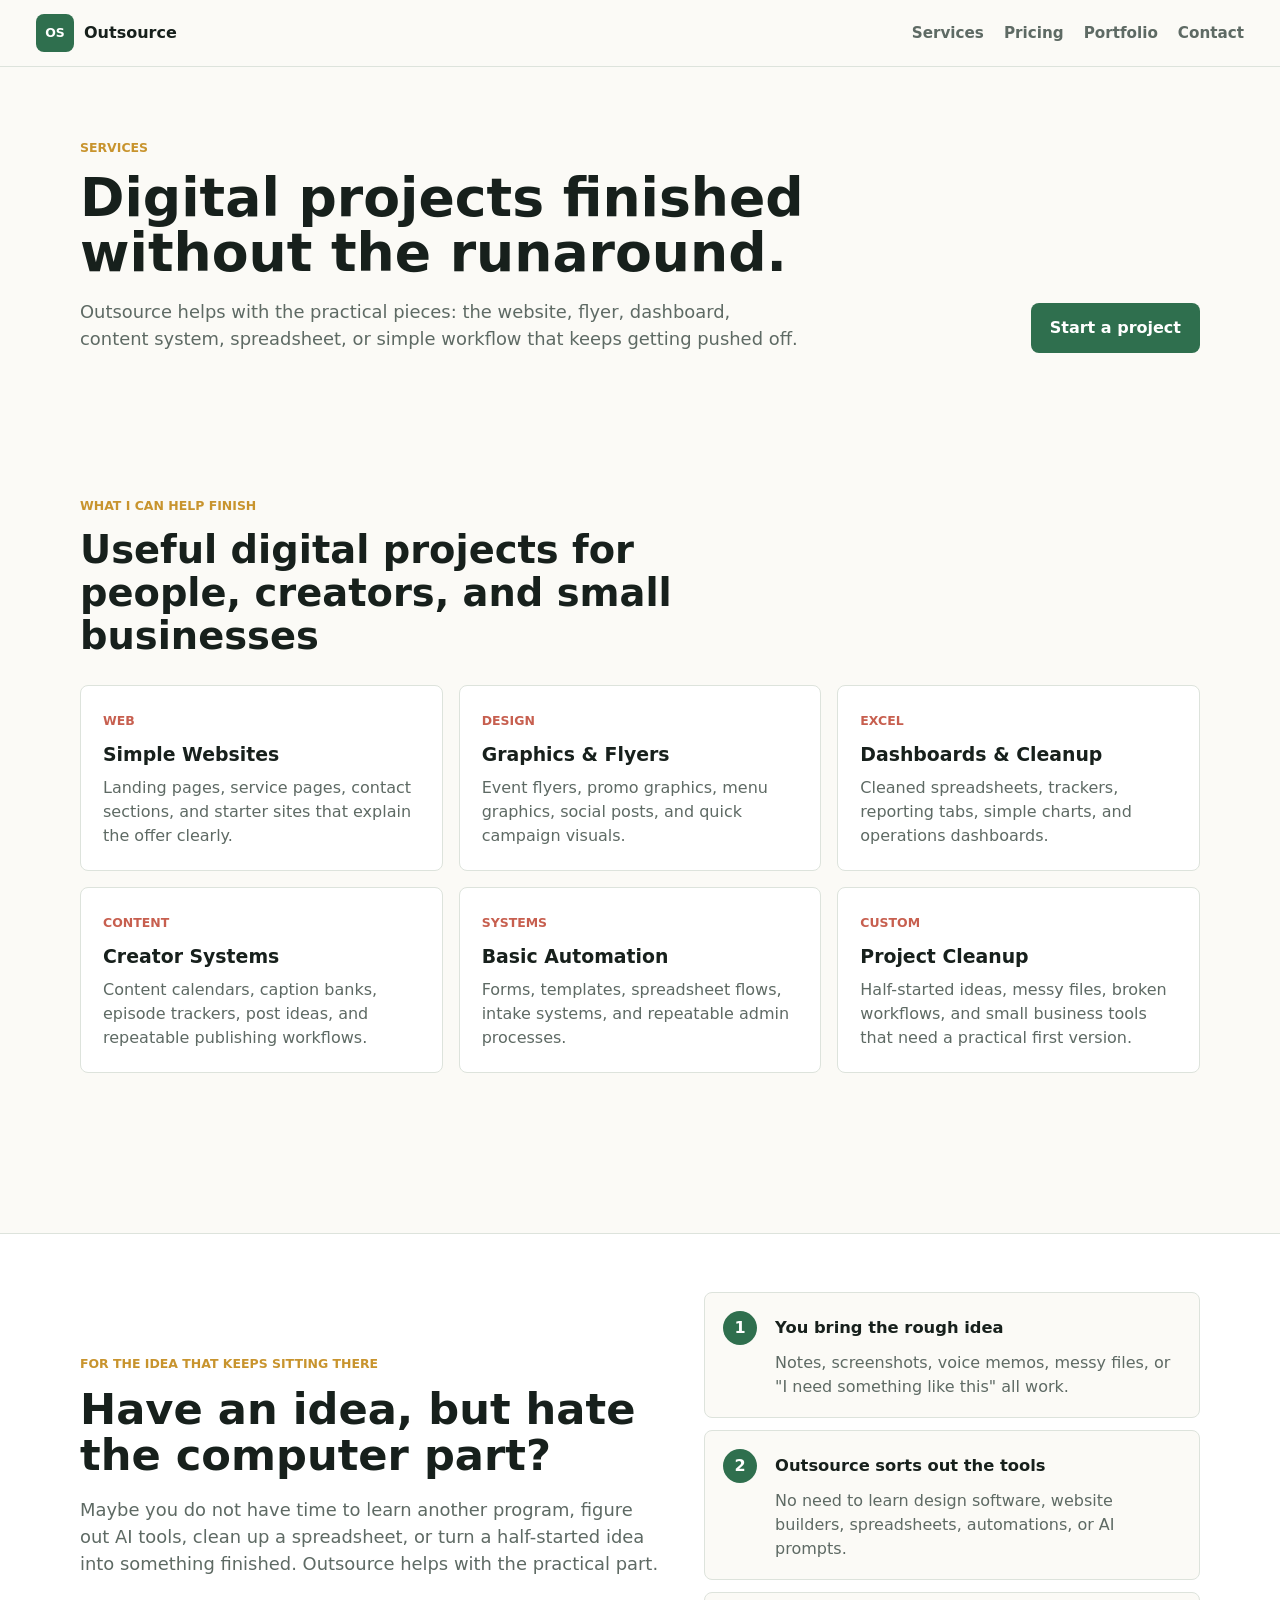
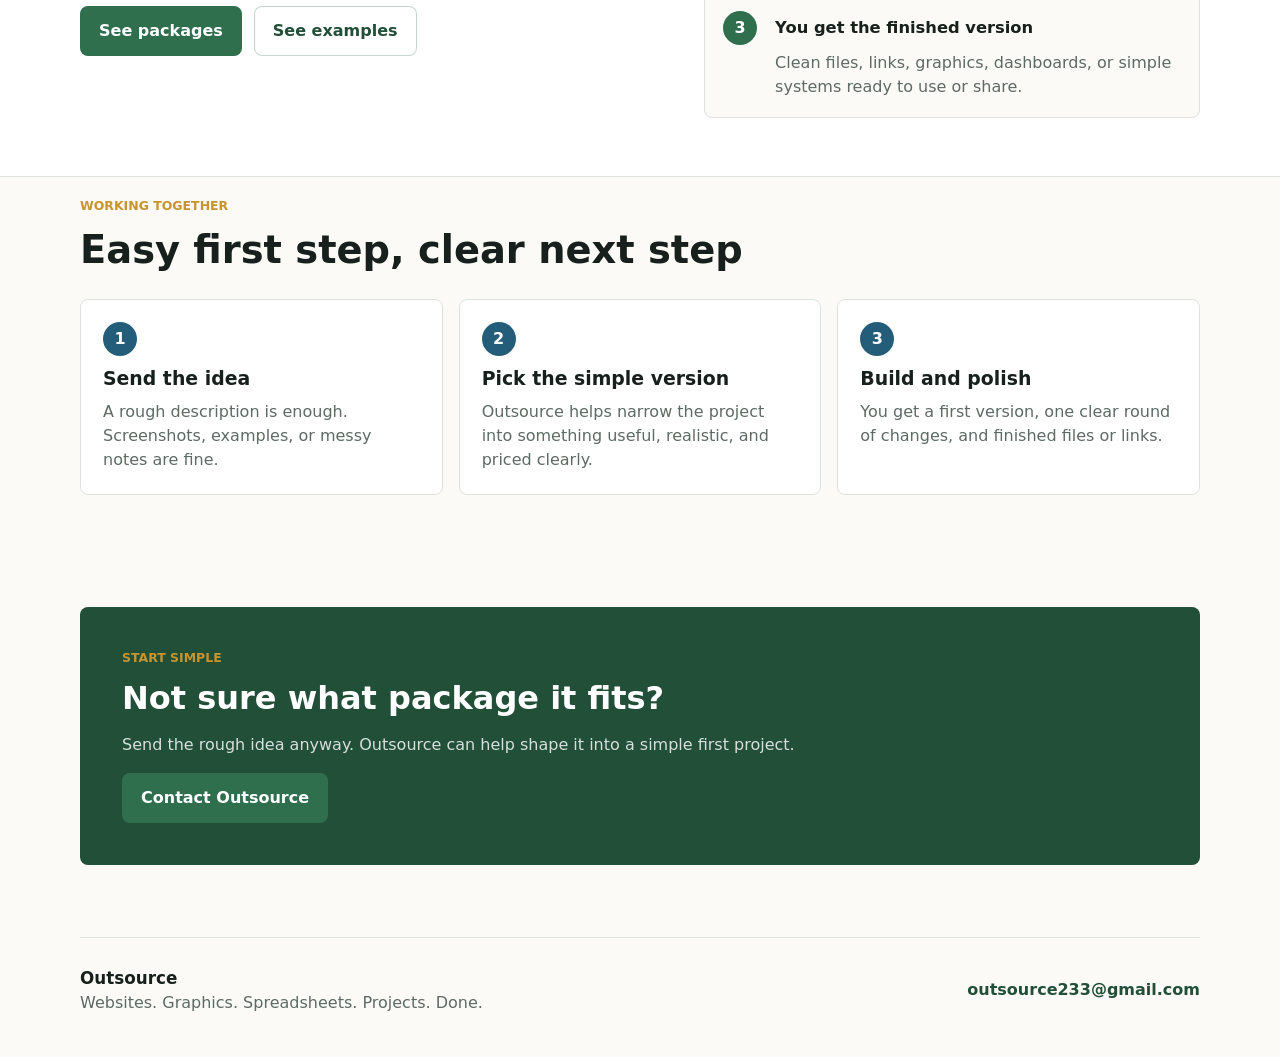
<file: services/index.html>
<!doctype html>
<html lang="en">
  <head>
    <meta charset="utf-8">
    <meta name="viewport" content="width=device-width, initial-scale=1">
    <title>Services | Outsource</title>
    <meta name="description" content="Services from Outsource: simple websites, graphics, flyers, spreadsheet cleanup, dashboards, content systems, and basic automation.">
    <meta name="theme-color" content="#2f6f4e">
    <meta property="og:title" content="Services | Outsource">
    <meta property="og:description" content="Websites, graphics, spreadsheets, dashboards, and simple systems for people, creators, and small businesses.">
    <meta property="og:type" content="website">
    <meta property="og:image" content="../assets/outsource-social.png">
    <meta name="twitter:card" content="summary_large_image">
    <meta name="twitter:title" content="Services | Outsource">
    <meta name="twitter:description" content="Websites, graphics, spreadsheets, dashboards, and simple systems for people, creators, and small businesses.">
    <meta name="twitter:image" content="../assets/outsource-social.png">
    <link rel="icon" href="../assets/outsource-icon.svg" type="image/svg+xml">
    <link rel="apple-touch-icon" href="../assets/outsource-profile.png">
    <link rel="stylesheet" href="../styles.css">
  </head>
  <body>
    <header class="site-header">
      <a class="brand" href="../index.html" aria-label="Outsource home">
        <span class="brand-mark">OS</span>
        <span>Outsource</span>
      </a>
      <nav aria-label="Primary navigation">
        <a href="../services/index.html">Services</a>
        <a href="../pricing/index.html">Pricing</a>
        <a href="../portfolio/index.html">Portfolio</a>
        <a href="../contact/index.html">Contact</a>
      </nav>
    </header>

    <main>
      <section class="portfolio-hero page-hero">
        <div>
          <p class="eyebrow">Services</p>
          <h1>Digital projects finished without the runaround.</h1>
          <p>Outsource helps with the practical pieces: the website, flyer, dashboard, content system, spreadsheet, or simple workflow that keeps getting pushed off.</p>
        </div>
        <a class="button button-primary" href="../contact/index.html">Start a project</a>
      </section>

      <section class="section">
        <div class="section-heading">
          <p class="eyebrow">What I can help finish</p>
          <h2>Useful digital projects for people, creators, and small businesses</h2>
        </div>
        <div class="service-grid">
          <article class="service-card">
            <span class="service-kicker">Web</span>
            <h3>Simple Websites</h3>
            <p>Landing pages, service pages, contact sections, and starter sites that explain the offer clearly.</p>
          </article>
          <article class="service-card">
            <span class="service-kicker">Design</span>
            <h3>Graphics & Flyers</h3>
            <p>Event flyers, promo graphics, menu graphics, social posts, and quick campaign visuals.</p>
          </article>
          <article class="service-card">
            <span class="service-kicker">Excel</span>
            <h3>Dashboards & Cleanup</h3>
            <p>Cleaned spreadsheets, trackers, reporting tabs, simple charts, and operations dashboards.</p>
          </article>
          <article class="service-card">
            <span class="service-kicker">Content</span>
            <h3>Creator Systems</h3>
            <p>Content calendars, caption banks, episode trackers, post ideas, and repeatable publishing workflows.</p>
          </article>
          <article class="service-card">
            <span class="service-kicker">Systems</span>
            <h3>Basic Automation</h3>
            <p>Forms, templates, spreadsheet flows, intake systems, and repeatable admin processes.</p>
          </article>
          <article class="service-card">
            <span class="service-kicker">Custom</span>
            <h3>Project Cleanup</h3>
            <p>Half-started ideas, messy files, broken workflows, and small business tools that need a practical first version.</p>
          </article>
        </div>
      </section>

      <section class="pitch-section" aria-label="How Outsource helps">
        <div class="pitch-inner">
          <div class="pitch-copy">
            <p class="eyebrow">For the idea that keeps sitting there</p>
            <h2>Have an idea, but hate the computer part?</h2>
            <p>Maybe you do not have time to learn another program, figure out AI tools, clean up a spreadsheet, or turn a half-started idea into something finished. Outsource helps with the practical part.</p>
            <div class="pitch-actions" aria-label="Service actions">
              <a class="button button-primary" href="../pricing/index.html">See packages</a>
              <a class="button button-outline" href="../portfolio/index.html">See examples</a>
            </div>
          </div>
          <div class="pitch-steps">
            <div>
              <span>1</span>
              <strong>You bring the rough idea</strong>
              <p>Notes, screenshots, voice memos, messy files, or "I need something like this" all work.</p>
            </div>
            <div>
              <span>2</span>
              <strong>Outsource sorts out the tools</strong>
              <p>No need to learn design software, website builders, spreadsheets, automations, or AI prompts.</p>
            </div>
            <div>
              <span>3</span>
              <strong>You get the finished version</strong>
              <p>Clean files, links, graphics, dashboards, or simple systems ready to use or share.</p>
            </div>
          </div>
        </div>
      </section>

      <section class="section process-section">
        <div class="section-heading">
          <p class="eyebrow">Working together</p>
          <h2>Easy first step, clear next step</h2>
        </div>
        <div class="process-grid">
          <div>
            <span>1</span>
            <h3>Send the idea</h3>
            <p>A rough description is enough. Screenshots, examples, or messy notes are fine.</p>
          </div>
          <div>
            <span>2</span>
            <h3>Pick the simple version</h3>
            <p>Outsource helps narrow the project into something useful, realistic, and priced clearly.</p>
          </div>
          <div>
            <span>3</span>
            <h3>Build and polish</h3>
            <p>You get a first version, one clear round of changes, and finished files or links.</p>
          </div>
        </div>
      </section>

      <section class="portfolio-close">
        <p class="eyebrow">Start simple</p>
        <h2>Not sure what package it fits?</h2>
        <p>Send the rough idea anyway. Outsource can help shape it into a simple first project.</p>
        <a class="button button-primary" href="../contact/index.html">Contact Outsource</a>
      </section>
    </main>

    <footer class="site-footer">
      <div>
        <strong>Outsource</strong>
        <span>Websites. Graphics. Spreadsheets. Projects. Done.</span>
      </div>
      <a href="mailto:outsource233@gmail.com">outsource233@gmail.com</a>
    </footer>
  </body>
</html>
</file>
<file: styles.css>
:root {
  --ink: #17201c;
  --muted: #5e6a64;
  --paper: #fbfaf6;
  --white: #ffffff;
  --line: #dde3dc;
  --green: #2f6f4e;
  --green-dark: #214f38;
  --blue: #245d7a;
  --coral: #c75f4f;
  --gold: #c8942e;
  --shadow: 0 16px 36px rgba(23, 32, 28, 0.12);
}

* {
  box-sizing: border-box;
}

html {
  scroll-behavior: smooth;
}

body {
  margin: 0;
  color: var(--ink);
  background: var(--paper);
  font-family: Inter, ui-sans-serif, system-ui, -apple-system, BlinkMacSystemFont, "Segoe UI", sans-serif;
  line-height: 1.5;
}

a {
  color: inherit;
}

.site-header {
  position: sticky;
  top: 0;
  z-index: 10;
  display: flex;
  align-items: center;
  justify-content: space-between;
  gap: 24px;
  padding: 14px 36px;
  background: rgba(251, 250, 246, 0.94);
  border-bottom: 1px solid var(--line);
  backdrop-filter: blur(14px);
}

.brand {
  display: inline-flex;
  align-items: center;
  gap: 10px;
  font-weight: 800;
  text-decoration: none;
}

.brand-mark {
  display: grid;
  place-items: center;
  width: 38px;
  height: 38px;
  color: var(--white);
  background: var(--green);
  border-radius: 8px;
  font-size: 0.78rem;
}

nav {
  display: flex;
  align-items: center;
  gap: 20px;
  color: var(--muted);
  font-size: 0.95rem;
  font-weight: 700;
}

nav a {
  text-decoration: none;
}

nav a:hover {
  color: var(--green-dark);
}

.hero {
  min-height: 64vh;
  display: flex;
  align-items: center;
  padding: 72px 36px 96px;
  background-image:
    linear-gradient(90deg, rgba(23, 32, 28, 0.86) 0%, rgba(23, 32, 28, 0.62) 38%, rgba(23, 32, 28, 0.12) 76%),
    url("assets/hero-workbench.png");
  background-size: cover;
  background-position: center;
  color: var(--white);
}

.hero-content {
  width: min(680px, 100%);
}

.eyebrow {
  margin: 0 0 12px;
  color: var(--gold);
  font-size: 0.78rem;
  font-weight: 900;
  letter-spacing: 0;
  text-transform: uppercase;
}

.hero h1 {
  margin: 0;
  font-size: 4.25rem;
  line-height: 1;
  letter-spacing: 0;
}

.hero-copy {
  max-width: 620px;
  margin: 22px 0 0;
  color: rgba(255, 255, 255, 0.92);
  font-size: 1.25rem;
}

.hero-actions {
  display: flex;
  flex-wrap: wrap;
  gap: 12px;
  margin-top: 32px;
}

.hero-offer {
  display: inline-flex;
  margin: 22px 0 0;
  padding: 10px 14px;
  color: var(--ink);
  background: var(--gold);
  border-radius: 8px;
  font-size: 0.96rem;
  font-weight: 900;
}

.button {
  display: inline-flex;
  align-items: center;
  justify-content: center;
  min-height: 46px;
  padding: 12px 18px;
  border: 1px solid transparent;
  border-radius: 8px;
  font-weight: 800;
  text-decoration: none;
}

.button-primary {
  color: var(--white);
  background: var(--green);
}

.button-primary:hover {
  background: var(--green-dark);
}

.button-secondary {
  color: var(--white);
  border-color: rgba(255, 255, 255, 0.58);
  background: rgba(255, 255, 255, 0.12);
}

.button-secondary:hover {
  background: rgba(255, 255, 255, 0.2);
}

.button-outline {
  color: var(--green-dark);
  border-color: rgba(47, 111, 78, 0.28);
  background: var(--white);
}

.button-outline:hover {
  border-color: var(--green);
  background: #eef3ef;
}

.trust-strip {
  width: min(1120px, calc(100% - 40px));
  margin: -54px auto 0;
  display: grid;
  grid-template-columns: repeat(3, 1fr);
  gap: 1px;
  overflow: hidden;
  border: 1px solid var(--line);
  border-radius: 8px;
  background: var(--line);
  box-shadow: var(--shadow);
}

.trust-strip div {
  padding: 22px;
  background: var(--white);
}

.trust-strip strong,
.trust-strip span {
  display: block;
}

.trust-strip strong {
  font-size: 1rem;
}

.trust-strip span {
  margin-top: 4px;
  color: var(--muted);
  font-size: 0.94rem;
}

.pitch-section {
  margin-top: 72px;
  background: var(--white);
  border-top: 1px solid var(--line);
  border-bottom: 1px solid var(--line);
}

.pitch-inner {
  width: min(1120px, calc(100% - 40px));
  margin: 0 auto;
  display: grid;
  grid-template-columns: minmax(0, 1.08fr) minmax(320px, 0.92fr);
  gap: 42px;
  align-items: center;
  padding: 58px 0;
}

.pitch-copy h2 {
  max-width: 760px;
  margin: 0;
  font-size: 2.7rem;
  line-height: 1.08;
  letter-spacing: 0;
}

.pitch-copy p:not(.eyebrow) {
  max-width: 730px;
  margin: 18px 0 0;
  color: var(--muted);
  font-size: 1.12rem;
}

.pitch-actions {
  display: flex;
  flex-wrap: wrap;
  gap: 12px;
  margin-top: 28px;
}

.pitch-steps {
  display: grid;
  gap: 12px;
}

.pitch-steps div {
  display: grid;
  grid-template-columns: 38px 1fr;
  gap: 6px 14px;
  align-items: start;
  padding: 18px;
  border: 1px solid var(--line);
  border-radius: 8px;
  background: #fbfaf6;
}

.pitch-steps span {
  display: grid;
  place-items: center;
  width: 34px;
  height: 34px;
  color: var(--white);
  background: var(--green);
  border-radius: 50%;
  font-weight: 900;
}

.pitch-steps strong {
  align-self: center;
  font-size: 1.02rem;
}

.pitch-steps p {
  grid-column: 2;
  margin: 0;
}

.section {
  width: min(1120px, calc(100% - 40px));
  margin: 0 auto;
  padding: 88px 0;
}

.section-alt {
  width: 100%;
  max-width: none;
  padding-right: max(20px, calc((100% - 1120px) / 2));
  padding-left: max(20px, calc((100% - 1120px) / 2));
  background: #eef3ef;
}

.section-heading {
  max-width: 680px;
  margin-bottom: 28px;
}

.section-heading h2,
.contact-section h2 {
  margin: 0;
  font-size: 2.4rem;
  line-height: 1.12;
  letter-spacing: 0;
}

.section-intro {
  max-width: 700px;
  margin: 14px 0 0;
  color: var(--muted);
  font-weight: 700;
}

.path-grid,
.detail-grid,
.service-grid,
.package-grid {
  display: grid;
  grid-template-columns: repeat(3, 1fr);
  gap: 16px;
}

.path-grid {
  grid-template-columns: repeat(4, 1fr);
}

.path-card {
  min-height: 210px;
  padding: 22px;
  color: inherit;
  background: var(--white);
  border: 1px solid var(--line);
  border-radius: 8px;
  text-decoration: none;
}

.path-card:hover {
  border-color: rgba(47, 111, 78, 0.58);
  box-shadow: var(--shadow);
}

.path-card span {
  color: var(--coral);
  font-size: 0.78rem;
  font-weight: 900;
  text-transform: uppercase;
}

.path-card strong {
  display: block;
  margin-top: 12px;
  color: var(--ink);
  font-size: 1.18rem;
  line-height: 1.2;
}

.path-card p {
  margin: 10px 0 0;
}

.service-card,
.package-card,
.portfolio-card,
.process-grid div,
.contact-panel {
  border: 1px solid var(--line);
  border-radius: 8px;
  background: var(--white);
}

.service-card,
.package-card {
  padding: 22px;
}

.service-kicker {
  color: var(--coral);
  font-size: 0.78rem;
  font-weight: 900;
  text-transform: uppercase;
}

h3 {
  margin: 8px 0 8px;
  font-size: 1.18rem;
  letter-spacing: 0;
}

p {
  color: var(--muted);
}

.service-card p,
.package-card p,
.portfolio-card p,
.process-grid p,
.contact-panel p {
  margin: 0;
}

.price {
  display: flex;
  flex-wrap: wrap;
  gap: 10px;
  align-items: baseline;
  margin: 12px 0 4px;
  color: var(--green-dark);
  font-size: 2rem;
  font-weight: 900;
}

.old-price {
  color: var(--muted);
  font-size: 1.08rem;
  font-weight: 800;
  text-decoration: line-through;
}

.discount-label {
  margin-bottom: 12px !important;
  color: var(--coral);
  font-size: 0.78rem;
  font-weight: 900;
  text-transform: uppercase;
}

.featured {
  border-color: rgba(47, 111, 78, 0.6);
  box-shadow: inset 0 4px 0 var(--green);
}

.package-note {
  max-width: 720px;
  margin: 22px 0 0;
  color: var(--muted);
  font-weight: 700;
}

.portfolio-list {
  display: grid;
  grid-template-columns: repeat(3, 1fr);
  gap: 16px;
}

.portfolio-card {
  overflow: hidden;
  text-align: center;
}

.portfolio-card img {
  display: block;
  width: 100%;
  aspect-ratio: 7 / 4.8;
  object-fit: cover;
  border-bottom: 1px solid var(--line);
}

.portfolio-card h3,
.portfolio-card p,
.portfolio-card a {
  margin-right: 18px;
  margin-left: 18px;
}

.portfolio-card h3 {
  margin-top: 18px;
}

.portfolio-card a,
.text-link {
  display: inline-flex;
  justify-content: center;
  margin-top: 18px;
  margin-bottom: 18px;
  color: var(--green-dark);
  font-weight: 900;
  text-decoration: none;
}

.portfolio-card a:hover,
.text-link:hover {
  text-decoration: underline;
}

.text-link {
  margin-bottom: 0;
}

.portfolio-hero {
  width: min(1120px, calc(100% - 40px));
  margin: 0 auto;
  display: grid;
  grid-template-columns: 1fr auto;
  gap: 24px;
  align-items: end;
  padding: 72px 0 42px;
}

.portfolio-hero h1 {
  max-width: 780px;
  margin: 0;
  font-size: 3.35rem;
  line-height: 1.04;
  letter-spacing: 0;
}

.portfolio-hero p:not(.eyebrow) {
  max-width: 720px;
  margin: 18px 0 0;
  color: var(--muted);
  font-size: 1.12rem;
}

.portfolio-page .portfolio-hero {
  grid-template-columns: 1fr;
  justify-items: center;
  text-align: center;
}

.portfolio-page .portfolio-hero h1,
.portfolio-page .portfolio-hero p:not(.eyebrow) {
  margin-right: auto;
  margin-left: auto;
}

.page-hero {
  padding-bottom: 56px;
}

.mission-band {
  color: var(--white);
  background: var(--green-dark);
}

.mission-band-inner {
  width: min(1120px, calc(100% - 40px));
  margin: 0 auto;
  padding: 58px 0;
}

.mission-band h2 {
  max-width: 920px;
  margin: 0;
  font-size: 2.4rem;
  line-height: 1.12;
  letter-spacing: 0;
}

.mission-band p:not(.eyebrow) {
  max-width: 780px;
  color: rgba(255, 255, 255, 0.82);
  font-size: 1.08rem;
}

.mission-actions {
  display: flex;
  flex-wrap: wrap;
  gap: 12px;
  margin-top: 26px;
}

.case-study {
  width: min(1120px, calc(100% - 40px));
  margin: 0 auto;
  display: grid;
  grid-template-columns: minmax(0, 1fr) minmax(320px, 0.78fr);
  gap: 28px;
  align-items: center;
  padding: 46px 0;
  border-top: 1px solid var(--line);
}

.portfolio-page .case-study {
  width: min(920px, calc(100% - 40px));
  grid-template-columns: 1fr;
  justify-items: center;
  gap: 24px;
  text-align: center;
}

.case-study img {
  display: block;
  width: 100%;
  border: 1px solid var(--line);
  border-radius: 8px;
  background: var(--white);
}

.portfolio-page .case-study img {
  max-width: 840px;
  margin: 0 auto;
}

.portfolio-page .case-study > div {
  width: min(760px, 100%);
}

.case-study h2,
.portfolio-close h2 {
  margin: 0;
  font-size: 2rem;
  line-height: 1.15;
  letter-spacing: 0;
}

.case-study p {
  margin: 14px 0 0;
}

.portfolio-page .case-study p {
  max-width: 680px;
  margin-right: auto;
  margin-left: auto;
}

.case-study dl {
  display: grid;
  gap: 12px;
  margin: 22px 0 0;
}

.portfolio-page .case-study dl {
  max-width: 720px;
  margin-right: auto;
  margin-left: auto;
}

.case-study dl div {
  padding: 14px 16px;
  border: 1px solid var(--line);
  border-radius: 8px;
  background: var(--white);
  text-align: center;
}

.case-study dt {
  color: var(--green-dark);
  font-weight: 900;
}

.case-study dd {
  margin: 4px 0 0;
  color: var(--muted);
}

.portfolio-close {
  width: min(1120px, calc(100% - 40px));
  margin: 24px auto 72px;
  padding: 42px;
  color: var(--white);
  background: var(--green-dark);
  border-radius: 8px;
}

.portfolio-close p:not(.eyebrow) {
  max-width: 700px;
  color: rgba(255, 255, 255, 0.82);
}

.portfolio-page .portfolio-close {
  text-align: center;
}

.portfolio-page .portfolio-close p:not(.eyebrow) {
  margin-right: auto;
  margin-left: auto;
}

.process-section {
  padding-top: 20px;
}

.process-grid {
  display: grid;
  grid-template-columns: repeat(3, 1fr);
  gap: 16px;
}

.process-grid div {
  padding: 22px;
}

.process-grid span {
  display: grid;
  place-items: center;
  width: 34px;
  height: 34px;
  color: var(--white);
  background: var(--blue);
  border-radius: 50%;
  font-weight: 900;
}

.contact-section {
  width: min(1120px, calc(100% - 40px));
  margin: 0 auto 72px;
  display: grid;
  grid-template-columns: 1.2fr 0.8fr;
  gap: 24px;
  align-items: start;
  padding: 42px;
  color: var(--white);
  background: var(--green-dark);
  border-radius: 8px;
}

.contact-section p {
  color: rgba(255, 255, 255, 0.82);
}

.contact-panel {
  padding: 22px;
  color: var(--ink);
}

.contact-panel p {
  color: var(--muted);
}

.full {
  width: 100%;
  margin-top: 20px;
}

.small-note {
  margin-top: 12px !important;
  font-size: 0.88rem;
}

.site-footer {
  width: min(1120px, calc(100% - 40px));
  margin: 0 auto;
  padding: 28px 0 42px;
  display: flex;
  align-items: center;
  justify-content: space-between;
  gap: 20px;
  border-top: 1px solid var(--line);
  color: var(--muted);
}

.site-footer div,
.site-footer strong,
.site-footer span {
  display: block;
}

.site-footer strong {
  color: var(--ink);
  font-size: 1.05rem;
}

.site-footer a {
  color: var(--green-dark);
  font-weight: 800;
  text-decoration: none;
}

.site-footer a:hover {
  text-decoration: underline;
}

@media (max-width: 860px) {
  .site-header {
    position: static;
    align-items: flex-start;
    flex-direction: column;
    padding: 16px 20px;
  }

  nav {
    width: 100%;
    justify-content: space-between;
    gap: 10px;
    font-size: 0.88rem;
  }

  .hero {
    min-height: 64vh;
    padding: 56px 20px 84px;
    background-position: center right;
  }

  .hero h1 {
    font-size: 3rem;
  }

  .hero-copy {
    font-size: 1.08rem;
  }

  .trust-strip,
  .pitch-inner,
  .path-grid,
  .detail-grid,
  .service-grid,
  .package-grid,
  .portfolio-list,
  .process-grid,
  .contact-section {
    grid-template-columns: 1fr;
  }

  .section {
    padding: 64px 0;
  }

  .section-heading h2,
  .pitch-copy h2,
  .mission-band h2,
  .contact-section h2,
  .portfolio-hero h1 {
    font-size: 2rem;
  }

  .portfolio-hero,
  .case-study {
    grid-template-columns: 1fr;
  }

  .portfolio-hero {
    align-items: start;
  }

  .contact-section {
    padding: 28px;
  }

  .site-footer {
    align-items: flex-start;
    flex-direction: column;
  }
}

@media (max-width: 560px) {
  nav {
    flex-wrap: wrap;
    justify-content: flex-start;
  }

  .hero h1 {
    font-size: 2.45rem;
  }

  .button {
    width: 100%;
  }

  .portfolio-card h3,
  .portfolio-card p,
  .portfolio-card a {
    margin-right: 16px;
    margin-left: 16px;
  }

  .portfolio-close {
    padding: 28px;
  }
}
</file>
